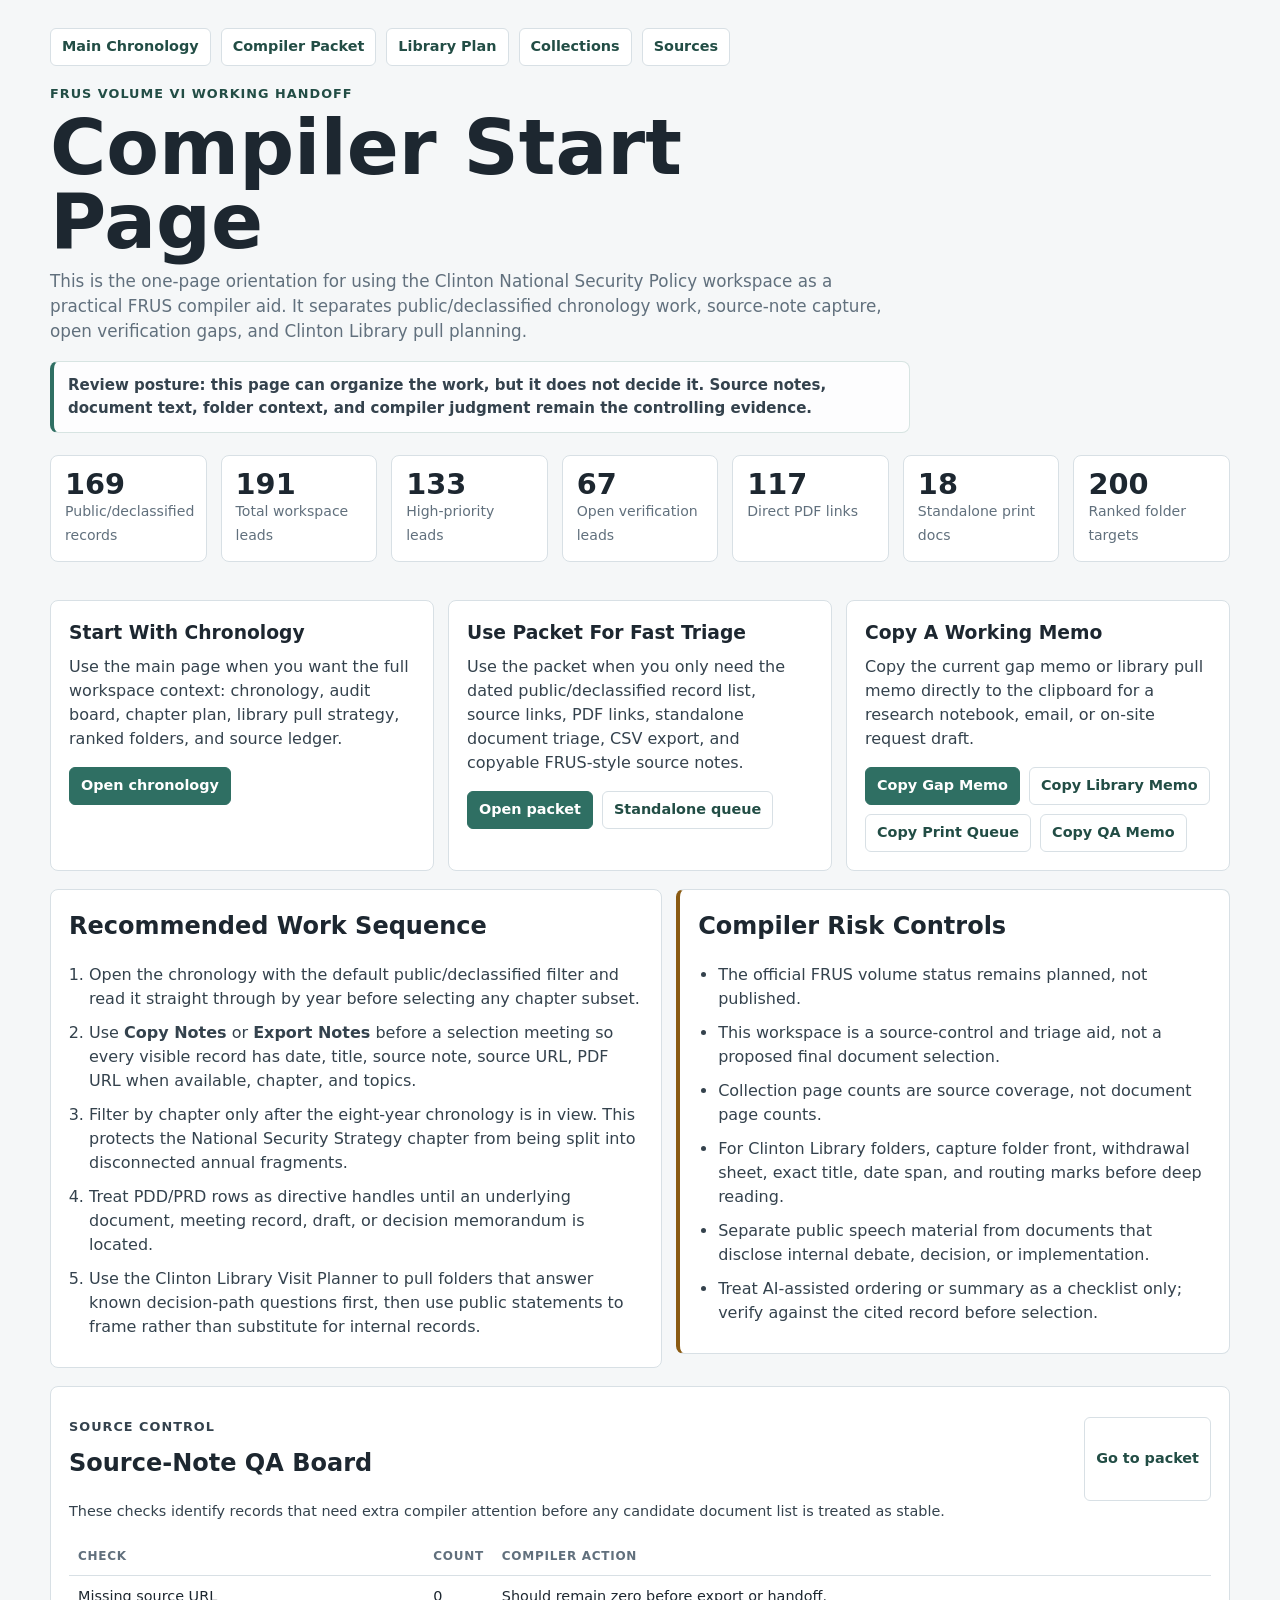
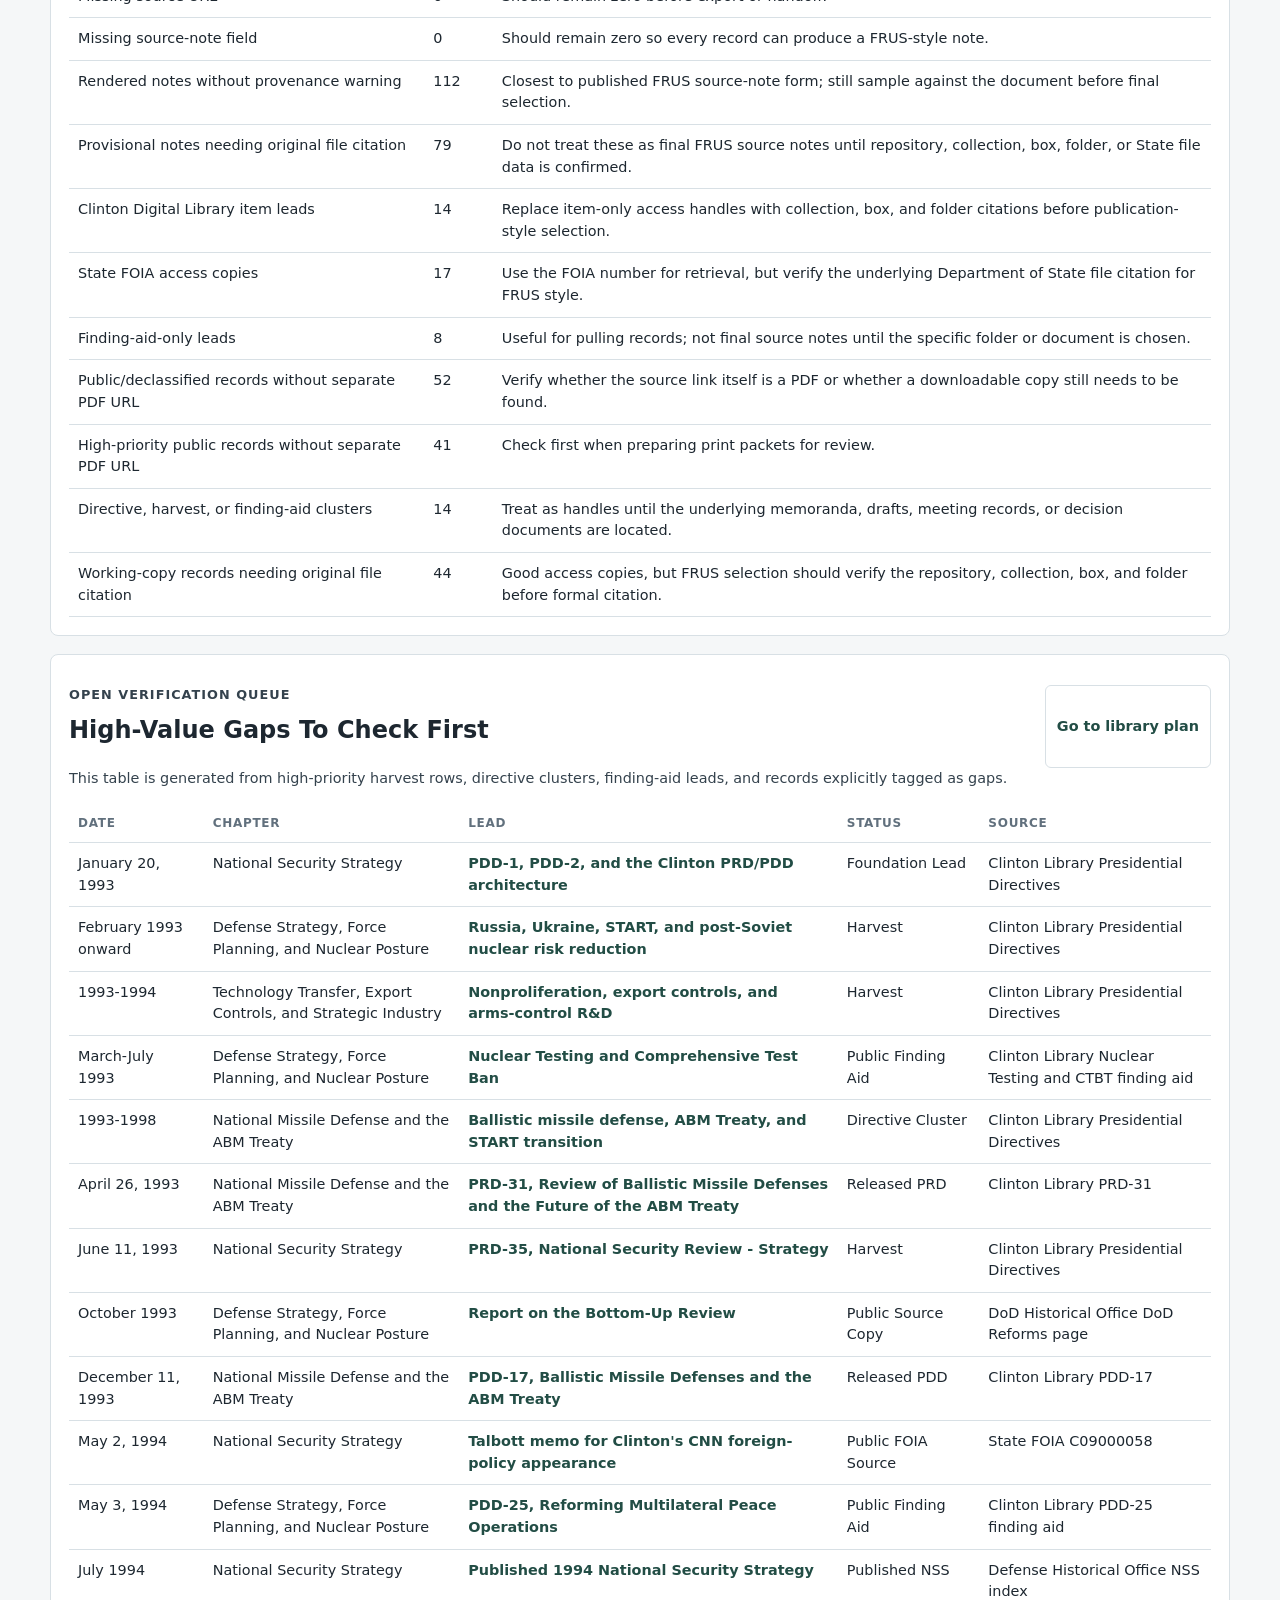
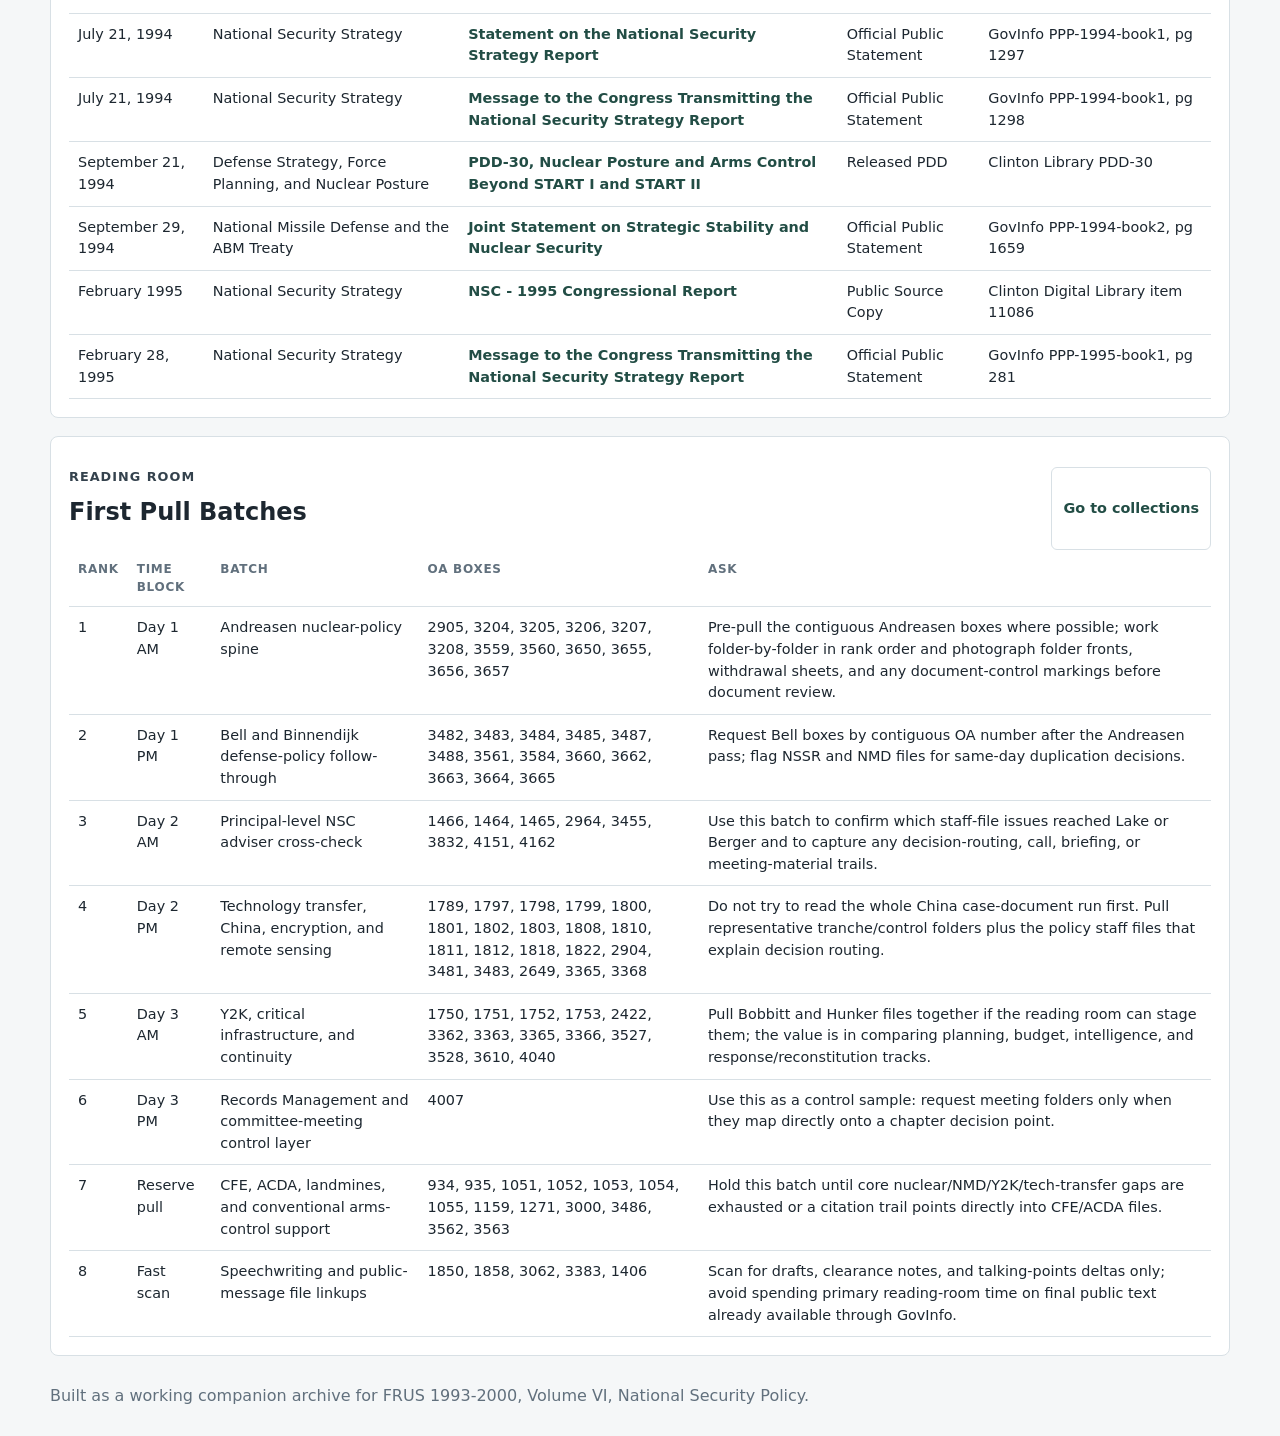
<file: compiler-handoff.html>
<!DOCTYPE html>
<html lang="en">
  <head>
    <meta charset="UTF-8" />
    <meta name="viewport" content="width=device-width, initial-scale=1.0" />
    <title>FRUS Compiler Handoff - Clinton NSP</title>
    <meta
      name="description"
      content="Compiler handoff guide for the Clinton National Security Policy FRUS workspace."
    />
    <style>
      :root {
        color-scheme: light;
        --ink: #1d2730;
        --muted: #61707d;
        --line: #d8e0e5;
        --wash: #f5f7f8;
        --accent: #2f6f63;
        --accent-dark: #224d45;
        --paper: #ffffff;
        --warn: #8a5a12;
        font-family: Inter, ui-sans-serif, system-ui, -apple-system, BlinkMacSystemFont, "Segoe UI", sans-serif;
      }

      * {
        box-sizing: border-box;
      }

      body {
        margin: 0;
        color: var(--ink);
        background: var(--wash);
        line-height: 1.5;
      }

      header,
      main {
        width: min(1180px, calc(100% - 32px));
        margin: 0 auto;
      }

      header {
        padding: 28px 0 16px;
      }

      nav {
        display: flex;
        flex-wrap: wrap;
        gap: 10px;
        margin-bottom: 18px;
      }

      nav a,
      .action-link,
      button {
        display: inline-flex;
        align-items: center;
        min-height: 38px;
        border: 1px solid var(--line);
        border-radius: 6px;
        padding: 0 11px;
        background: #fff;
        color: var(--accent-dark);
        font: inherit;
        font-size: 0.9rem;
        font-weight: 800;
        text-decoration: none;
      }

      button {
        cursor: pointer;
      }

      .primary-action {
        border-color: var(--accent);
        background: var(--accent);
        color: #fff;
      }

      .kicker {
        margin: 0 0 8px;
        color: var(--accent-dark);
        font-size: 0.8rem;
        font-weight: 800;
        letter-spacing: 0.08em;
        text-transform: uppercase;
      }

      h1 {
        max-width: 850px;
        margin: 0 0 10px;
        font-size: clamp(2.1rem, 6vw, 4.9rem);
        line-height: 0.96;
      }

      h2,
      h3,
      p {
        margin-top: 0;
      }

      .lede {
        max-width: 860px;
        color: var(--muted);
        font-size: 1.05rem;
      }

      .trust-note {
        max-width: 860px;
        margin: 14px 0 0;
        padding: 12px 14px;
        color: #34424d;
        font-size: 0.94rem;
        font-weight: 700;
        line-height: 1.52;
        background: rgba(255, 255, 255, 0.78);
        border: 1px solid rgba(47, 111, 99, 0.18);
        border-left: 4px solid var(--accent);
        border-radius: 8px;
      }

      .grid {
        display: grid;
        gap: 14px;
      }

      .metric-grid {
        grid-template-columns: repeat(auto-fit, minmax(150px, 1fr));
        margin: 22px 0;
      }

      .route-grid {
        grid-template-columns: repeat(auto-fit, minmax(240px, 1fr));
      }

      .two-column {
        grid-template-columns: minmax(0, 1.05fr) minmax(320px, 0.95fr);
        align-items: start;
      }

      .card,
      .metric,
      .panel {
        border: 1px solid var(--line);
        border-radius: 8px;
        background: var(--paper);
      }

      .metric {
        padding: 14px;
      }

      .metric strong {
        display: block;
        font-size: 1.8rem;
        line-height: 1;
      }

      .metric span {
        color: var(--muted);
        font-size: 0.88rem;
      }

      .card,
      .panel {
        padding: 18px;
      }

      .card h3 {
        margin-bottom: 8px;
      }

      .card p,
      .panel p,
      li {
        color: #34424d;
      }

      .action-row {
        display: flex;
        flex-wrap: wrap;
        gap: 9px;
        margin-top: 12px;
      }

      .sequence {
        margin: 0;
        padding-left: 20px;
      }

      .sequence li {
        margin: 0 0 10px;
      }

      .warning {
        border-left: 4px solid var(--warn);
      }

      .table-panel {
        overflow: auto;
      }

      table {
        width: 100%;
        border-collapse: collapse;
        font-size: 0.9rem;
      }

      th,
      td {
        padding: 10px 9px;
        border-bottom: 1px solid var(--line);
        text-align: left;
        vertical-align: top;
      }

      th {
        color: var(--muted);
        font-size: 0.75rem;
        letter-spacing: 0.06em;
        text-transform: uppercase;
      }

      td a {
        color: var(--accent-dark);
        font-weight: 800;
        text-decoration: none;
      }

      td a:hover {
        text-decoration: underline;
      }

      .small-note {
        color: var(--muted);
        font-size: 0.9rem;
      }

      footer {
        width: min(1180px, calc(100% - 32px));
        margin: 28px auto;
        color: var(--muted);
      }

      @media (max-width: 900px) {
        .two-column {
          grid-template-columns: 1fr;
        }
      }
    </style>
  </head>
  <body>
    <header>
      <nav aria-label="Compiler handoff navigation">
        <a href="index.html#records">Main Chronology</a>
        <a href="compiler-packet.html">Compiler Packet</a>
        <a href="index.html#library">Library Plan</a>
        <a href="index.html#collections">Collections</a>
        <a href="index.html#sources">Sources</a>
      </nav>
      <p class="kicker">FRUS Volume VI Working Handoff</p>
      <h1>Compiler Start Page</h1>
      <p class="lede">
        This is the one-page orientation for using the Clinton National Security Policy
        workspace as a practical FRUS compiler aid. It separates public/declassified
        chronology work, source-note capture, open verification gaps, and Clinton Library
        pull planning.
      </p>
      <p class="trust-note">
        Review posture: this page can organize the work, but it does not decide it.
        Source notes, document text, folder context, and compiler judgment remain the
        controlling evidence.
      </p>
      <div class="grid metric-grid" id="metrics" aria-live="polite"></div>
    </header>

    <main>
      <section class="grid route-grid" aria-label="Start routes">
        <article class="card">
          <h3>Start With Chronology</h3>
          <p>
            Use the main page when you want the full workspace context: chronology,
            audit board, chapter plan, library pull strategy, ranked folders, and source
            ledger.
          </p>
          <div class="action-row">
            <a class="action-link primary-action" href="index.html?copy=20260601#records">Open chronology</a>
          </div>
        </article>

        <article class="card">
          <h3>Use Packet For Fast Triage</h3>
          <p>
            Use the packet when you only need the dated public/declassified record list,
            source links, PDF links, standalone document triage, CSV export, and
            copyable FRUS-style source notes.
          </p>
          <div class="action-row">
            <a class="action-link primary-action" href="compiler-packet.html?copy=20260601">Open packet</a>
            <a class="action-link" href="compiler-packet.html?standalone=1&copy=20260602">Standalone queue</a>
          </div>
        </article>

        <article class="card">
          <h3>Copy A Working Memo</h3>
          <p>
            Copy the current gap memo or library pull memo directly to the clipboard for a
            research notebook, email, or on-site request draft.
          </p>
          <div class="action-row">
            <button id="copy-gap-memo" class="primary-action" type="button">Copy Gap Memo</button>
            <button id="copy-library-memo" type="button">Copy Library Memo</button>
            <button id="copy-print-memo" type="button">Copy Print Queue</button>
            <button id="copy-qa-memo" type="button">Copy QA Memo</button>
          </div>
        </article>
      </section>

      <section class="grid two-column" style="margin-top: 18px;">
        <article class="panel">
          <h2>Recommended Work Sequence</h2>
          <ol class="sequence">
            <li>
              Open the chronology with the default public/declassified filter and read it
              straight through by year before selecting any chapter subset.
            </li>
            <li>
              Use <strong>Copy Notes</strong> or <strong>Export Notes</strong> before a
              selection meeting so every visible record has date, title, source note,
              source URL, PDF URL when available, chapter, and topics.
            </li>
            <li>
              Filter by chapter only after the eight-year chronology is in view. This
              protects the National Security Strategy chapter from being split into
              disconnected annual fragments.
            </li>
            <li>
              Treat PDD/PRD rows as directive handles until an underlying document,
              meeting record, draft, or decision memorandum is located.
            </li>
            <li>
              Use the Clinton Library Visit Planner to pull folders that answer known
              decision-path questions first, then use public statements to frame rather
              than substitute for internal records.
            </li>
          </ol>
        </article>

        <article class="panel warning">
          <h2>Compiler Risk Controls</h2>
          <ul class="sequence">
            <li>The official FRUS volume status remains planned, not published.</li>
            <li>This workspace is a source-control and triage aid, not a proposed final document selection.</li>
            <li>Collection page counts are source coverage, not document page counts.</li>
            <li>For Clinton Library folders, capture folder front, withdrawal sheet, exact title, date span, and routing marks before deep reading.</li>
            <li>Separate public speech material from documents that disclose internal debate, decision, or implementation.</li>
            <li>Treat AI-assisted ordering or summary as a checklist only; verify against the cited record before selection.</li>
          </ul>
        </article>
      </section>

      <section class="panel table-panel" style="margin-top: 18px;" aria-labelledby="qa-title">
        <div class="action-row" style="justify-content: space-between;">
          <div>
            <p class="kicker">Source Control</p>
            <h2 id="qa-title">Source-Note QA Board</h2>
          </div>
          <a class="action-link" href="compiler-packet.html?copy=20260601">Go to packet</a>
        </div>
        <p class="small-note">
          These checks identify records that need extra compiler attention before any
          candidate document list is treated as stable.
        </p>
        <table>
          <thead>
            <tr>
              <th>Check</th>
              <th>Count</th>
              <th>Compiler Action</th>
            </tr>
          </thead>
          <tbody id="qa-table"></tbody>
        </table>
      </section>

      <section class="panel table-panel" style="margin-top: 18px;" aria-labelledby="gap-title">
        <div class="action-row" style="justify-content: space-between;">
          <div>
            <p class="kicker">Open Verification Queue</p>
            <h2 id="gap-title">High-Value Gaps To Check First</h2>
          </div>
          <a class="action-link" href="index.html?copy=20260601#library">Go to library plan</a>
        </div>
        <p class="small-note">
          This table is generated from high-priority harvest rows, directive clusters,
          finding-aid leads, and records explicitly tagged as gaps.
        </p>
        <table>
          <thead>
            <tr>
              <th>Date</th>
              <th>Chapter</th>
              <th>Lead</th>
              <th>Status</th>
              <th>Source</th>
            </tr>
          </thead>
          <tbody id="gap-table"></tbody>
        </table>
      </section>

      <section class="panel table-panel" style="margin-top: 18px;" aria-labelledby="pull-title">
        <div class="action-row" style="justify-content: space-between;">
          <div>
            <p class="kicker">Reading Room</p>
            <h2 id="pull-title">First Pull Batches</h2>
          </div>
          <a class="action-link" href="index.html?copy=20260601#collections">Go to collections</a>
        </div>
        <table>
          <thead>
            <tr>
              <th>Rank</th>
              <th>Time Block</th>
              <th>Batch</th>
              <th>OA Boxes</th>
              <th>Ask</th>
            </tr>
          </thead>
          <tbody id="pull-table"></tbody>
        </table>
      </section>
    </main>

    <footer>
      <p>
        Built as a working companion archive for FRUS 1993-2000, Volume VI,
        National Security Policy.
      </p>
    </footer>

    <script src="data/records.js?v=20260602-print-queue"></script>
    <script src="data/print-queue-overrides.js?v=20260602-print-queue"></script>
    <script src="data/collections.js?v=20260524-library-plan"></script>
    <script>
      const chapters = window.NSP_CHAPTERS || [];
      const records = window.NSP_RECORDS || [];
      const collections = window.NSP_COLLECTIONS || [];
      const readingRoomBatches = window.NSP_READING_ROOM_BATCHES || [];
      const chapterById = new Map(chapters.map((chapter) => [chapter.id, chapter]));
      const formatter = new Intl.NumberFormat("en-US");
      const declassifiedStatuses = new Set([
        "Declassified Drive Source",
        "Digitized Source",
        "Official Public Statement",
        "Public FOIA Source",
        "Public Source Copy",
        "Published NSS",
        "Released PDD",
        "Released PRD"
      ]);

      function chapterLabel(id) {
        return chapterById.get(id)?.title || "Unmapped chapter";
      }

      function isDeclassified(record) {
        return declassifiedStatuses.has(record.status);
      }

      function sortChronologically(a, b) {
        return a.date.localeCompare(b.date) || chapterLabel(a.chapterId).localeCompare(chapterLabel(b.chapterId));
      }

      function isGapLead(record) {
        const text = JSON.stringify(record).toLowerCase();
        return (
          record.priority === "High" &&
          (/harvest|directive cluster|finding aid|gap|draft|collection/.test(text) || !isDeclassified(record))
        );
      }

      function sourceBookLabel(value) {
        return { 1: "I", 2: "II", 3: "III" }[value] || value;
      }

      function workingCopyIdentifier(sourceName) {
        return sourceName
          .replace(/^Google Drive PDF /, "")
          .replace(/^Google Drive /, "")
          .trim();
      }

      function declassifiedWorkingCopyCitation(record, sourceName) {
        const identifier = workingCopyIdentifier(sourceName);
        const handle = identifier ? `, declassified working copy ${identifier}` : ", declassified working copy";
        const text = `${record.title || ""} ${record.type || ""} ${record.sourceNote || ""}`.toLowerCase();

        if (/cable|moscow \d+/.test(text)) {
          return `Department of State, electronic telegram${identifier ? ` ${identifier}` : ""}; central file citation to be verified`;
        }
        if (/cohen|secdef|secretary of defense|bmdo/.test(text)) {
          return `Office of the Secretary of Defense, Secretary of Defense William S. Cohen files${handle}; box and folder citation to be verified`;
        }
        if (/white house|national security council|nsc|lake|berger|gore|chernomyrdin|pdd|prd|jdec|start|abm|nmd|strategic stability/.test(text)) {
          return `William J. Clinton Presidential Library, National Security Council records${handle}; collection, box, and folder citation to be verified`;
        }
        if (/dod|defense|qdr|military|nuclear|tricare|c3isr|homeland|year 2000|y2k/.test(text)) {
          return `Department of Defense records${handle}; repository, box, and folder citation to be verified`;
        }
        return `Declassified working copy${identifier ? ` ${identifier}` : ""}; original repository, box, and folder citation to be verified`;
      }

      function sourceCitation(record) {
        const sourceName = String(record.sourceName || "Source unidentified").trim().replace(/\.$/, "");
        const clintonDirective = sourceName.match(/^Clinton Library ((?:PDD|PRD)-\d+)$/);
        const clintonFindingAid = sourceName.match(/^Clinton Library (.+) finding aid$/);
        const clintonDigitalItem = sourceName.match(/^Clinton Digital Library item ([\w-]+)$/);
        const stateFoia = sourceName.match(/^State FOIA (.+)$/);
        const publicPapers = sourceName.match(/^GovInfo PPP-(\d{4})-book(\d), pg (.+)$/);
        const gaoReport = sourceName.match(/^GovInfo GAO\/(.+)$/);
        const federalRegister = sourceName.match(/^GovInfo Federal Register (.+)$/);
        const federalRegisterPdf = sourceName.match(/^GovInfo Federal Register PDF (.+)$/);
        const executiveOrder = sourceName.match(/^GovInfo EO (.+)$/);
        const dtic = sourceName.match(/^DTIC public technical report (.+)$/);
        const congress = sourceName.match(/^Congress\.gov Senate event (.+)$/);
        const omb = sourceName.match(/^Archived OMB Memorandum (.+)$/);
        const archivedWhiteHouse = sourceName.match(/^Archived Clinton White House (.+)$/);

        if (sourceName.startsWith("Google Drive")) return declassifiedWorkingCopyCitation(record, sourceName);
        if (sourceName.startsWith("Clinton Presidential Library, ")) {
          return sourceName.replace(/^Clinton Presidential Library, /, "William J. Clinton Presidential Library, ");
        }
        if (sourceName === "Clinton Library Presidential Directives") {
          return "William J. Clinton Presidential Library, Presidential Directives";
        }
        if (clintonDirective) return `William J. Clinton Presidential Library, Presidential Directives, ${clintonDirective[1]}`;
        if (clintonFindingAid) {
          return `William J. Clinton Presidential Library, ${clintonFindingAid[1]} finding aid; underlying folder or document citation to be verified`;
        }
        if (clintonDigitalItem) {
          return `William J. Clinton Presidential Library, Clinton Digital Library, item ${clintonDigitalItem[1]}; collection, box, and folder citation to be verified`;
        }
        if (sourceName === "2013-0185-M NSC folder-title list") {
          return "William J. Clinton Presidential Library, National Security Council Records, 2013-0185-M folder-title list";
        }
        if (sourceName === "Defense Historical Office NSS index") {
          return "Office of the Secretary of Defense Historical Office, National Security Strategy archive";
        }
        if (/^(?:Defense|DoD) Historical Office /.test(sourceName)) {
          return sourceName.replace(/^(?:Defense|DoD) Historical Office /, "Office of the Secretary of Defense Historical Office, ");
        }
        if (stateFoia) return `Department of State, FOIA Virtual Reading Room, document ${stateFoia[1]}; original file citation to be verified`;
        if (publicPapers) return `Public Papers: Clinton, ${publicPapers[1]}, Book ${sourceBookLabel(publicPapers[2])}, p. ${publicPapers[3]}`;
        if (gaoReport) return `U.S. General Accounting Office, ${gaoReport[1]}`;
        if (federalRegisterPdf) return `Federal Register, ${federalRegisterPdf[1]}`;
        if (federalRegister) return `Federal Register, ${federalRegister[1]}`;
        if (executiveOrder) return `Federal Register, Executive Order ${executiveOrder[1]}`;
        if (sourceName === "Federal Depository Library Program PURL") return "Federal Depository Library Program, PURL";
        if (dtic) return `Defense Technical Information Center, ${dtic[1]}`;
        if (congress) return `Congress.gov, Senate event ${congress[1]}`;
        if (omb) return `Office of Management and Budget, Memorandum ${omb[1]} (archived copy)`;
        if (archivedWhiteHouse) return `White House, ${archivedWhiteHouse[1]} (archived copy)`;
        return sourceName.replace(/^GovInfo (.+)$/, "GovInfo, $1");
      }

      function sourceDetail(record) {
        return String(record.sourceNote || "")
          .trim()
          .replace(/^Drive search (?:hit|result)(?: from [^.]+)? for [^.]+\. ?/, "")
          .replace(/^Drive search (?:hit|result)(?: from [^.]+)?\. ?/, "");
      }

      function sourceNote(record) {
        const note = sourceDetail(record);
        if (/^Source:/.test(note)) return note;
        const citation = sourceCitation(record);
        return note ? `Source: ${citation}. ${note}` : `Source: ${citation}.`;
      }

      function renderMetrics() {
        const publicRecords = records.filter(isDeclassified);
        const high = records.filter((record) => record.priority === "High");
        const gaps = records.filter(isGapLead);
        const directPdfs = publicRecords.filter((record) => record.pdfUrl);
        const standaloneDocs = records.filter((record) => record.standaloneDocument);
        const cards = [
          ["Public/declassified records", publicRecords.length],
          ["Total workspace leads", records.length],
          ["High-priority leads", high.length],
          ["Open verification leads", gaps.length],
          ["Direct PDF links", directPdfs.length],
          ["Standalone print docs", standaloneDocs.length],
          ["Ranked folder targets", collections.length]
        ];
        document.getElementById("metrics").replaceChildren(
          ...cards.map(([label, value]) => {
            const card = document.createElement("article");
            card.className = "metric";
            const stat = document.createElement("strong");
            stat.textContent = formatter.format(value);
            const text = document.createElement("span");
            text.textContent = label;
            card.append(stat, text);
            return card;
          })
        );
      }

      function renderGapTable() {
        const rows = records.filter(isGapLead).sort(sortChronologically).slice(0, 18);
        document.getElementById("gap-table").replaceChildren(
          ...rows.map((record) => {
            const row = document.createElement("tr");
            row.innerHTML = `
              <td>${record.dateLabel || record.date}</td>
              <td>${chapterLabel(record.chapterId)}</td>
              <td><a href="${record.sourceUrl}" rel="noreferrer">${record.title}</a></td>
              <td>${record.status || ""}</td>
              <td>${record.sourceName || ""}</td>
            `;
            return row;
          })
        );
      }

      function renderPullTable() {
        document.getElementById("pull-table").replaceChildren(
          ...readingRoomBatches.slice(0, 8).map((batch) => {
            const row = document.createElement("tr");
            row.innerHTML = `
              <td>${batch.rank}</td>
              <td>${batch.timeBlock}</td>
              <td>${batch.title}</td>
              <td>${(batch.boxes || []).join(", ")}</td>
              <td>${batch.readingRoomAsk}</td>
            `;
            return row;
          })
        );
      }

      function qaRows() {
        const publicRecords = records.filter(isDeclassified);
        const noSourceUrl = records.filter((record) => !record.sourceUrl);
        const noSourceNote = records.filter((record) => !record.sourceNote);
        const renderedSourceNotes = records.map(sourceNote);
        const provisionalSourceNotes = renderedSourceNotes.filter((note) => /citation to be verified/.test(note));
        const digitalLibraryItems = records.filter((record) => /^Clinton Digital Library item/.test(record.sourceName || ""));
        const stateFoiaCopies = records.filter((record) => /^State FOIA /.test(record.sourceName || ""));
        const findingAidLeads = records.filter(
          (record) => /finding aid/i.test(record.sourceName || "") || /Finding Aid/.test(record.status || "")
        );
        const publicNoPdf = publicRecords.filter((record) => !record.pdfUrl);
        const highPublicNoPdf = publicNoPdf.filter((record) => record.priority === "High");
        const directiveHarvest = records.filter(
          (record) => (record.directives || []).length && /Directive Cluster|Harvest|Finding Aid/.test(record.status || "")
        );
        const workingCopy = records.filter((record) => /Google Drive/.test(record.sourceName || ""));
        return [
          {
            label: "Missing source URL",
            count: noSourceUrl.length,
            action: "Should remain zero before export or handoff."
          },
          {
            label: "Missing source-note field",
            count: noSourceNote.length,
            action: "Should remain zero so every record can produce a FRUS-style note."
          },
          {
            label: "Rendered notes without provenance warning",
            count: renderedSourceNotes.length - provisionalSourceNotes.length,
            action: "Closest to published FRUS source-note form; still sample against the document before final selection."
          },
          {
            label: "Provisional notes needing original file citation",
            count: provisionalSourceNotes.length,
            action: "Do not treat these as final FRUS source notes until repository, collection, box, folder, or State file data is confirmed."
          },
          {
            label: "Clinton Digital Library item leads",
            count: digitalLibraryItems.length,
            action: "Replace item-only access handles with collection, box, and folder citations before publication-style selection."
          },
          {
            label: "State FOIA access copies",
            count: stateFoiaCopies.length,
            action: "Use the FOIA number for retrieval, but verify the underlying Department of State file citation for FRUS style."
          },
          {
            label: "Finding-aid-only leads",
            count: findingAidLeads.length,
            action: "Useful for pulling records; not final source notes until the specific folder or document is chosen."
          },
          {
            label: "Public/declassified records without separate PDF URL",
            count: publicNoPdf.length,
            action: "Verify whether the source link itself is a PDF or whether a downloadable copy still needs to be found."
          },
          {
            label: "High-priority public records without separate PDF URL",
            count: highPublicNoPdf.length,
            action: "Check first when preparing print packets for review."
          },
          {
            label: "Directive, harvest, or finding-aid clusters",
            count: directiveHarvest.length,
            action: "Treat as handles until the underlying memoranda, drafts, meeting records, or decision documents are located."
          },
          {
            label: "Working-copy records needing original file citation",
            count: workingCopy.length,
            action: "Good access copies, but FRUS selection should verify the repository, collection, box, and folder before formal citation."
          }
        ];
      }

      function renderQaTable() {
        document.getElementById("qa-table").replaceChildren(
          ...qaRows().map((item) => {
            const row = document.createElement("tr");
            row.innerHTML = `
              <td>${item.label}</td>
              <td>${item.count}</td>
              <td>${item.action}</td>
            `;
            return row;
          })
        );
      }

      function gapMemo() {
        const rows = records.filter(isGapLead).sort(sortChronologically).slice(0, 18);
        return [
          "FRUS 1993-2000, Volume VI - Compiler Gap Memo",
          "",
          `Public/declassified records: ${records.filter(isDeclassified).length}`,
          `Total workspace leads: ${records.length}`,
          `High-priority leads: ${records.filter((record) => record.priority === "High").length}`,
          `Open verification leads: ${records.filter(isGapLead).length}`,
          "",
          "First checks:",
          ...rows.map(
            (record, index) =>
              `${index + 1}. ${record.dateLabel || record.date} - ${record.title}\n   Chapter: ${chapterLabel(
                record.chapterId
              )}\n   Status: ${record.status}\n   ${sourceNote(record)}\n   Source URL: ${record.sourceUrl}`
          )
        ].join("\n");
      }

      function libraryMemo() {
        return [
          "FRUS 1993-2000, Volume VI - Clinton Library Pull Memo",
          "",
          "Operating rule: pull contiguous OA-box batches that map to chapter gaps, then use adviser and Records Management files as control layers.",
          "",
          ...readingRoomBatches.slice(0, 8).map(
            (batch) =>
              `Pull ${batch.rank}: ${batch.title}\n   Time block: ${batch.timeBlock}\n   Finding aid locator: ${batch.findingAidLocator}\n   OA boxes: ${(batch.boxes || []).join(", ")}\n   Office/staff: ${batch.officeStaff}\n   Ask: ${batch.readingRoomAsk}\n   First questions: ${(batch.firstQuestions || []).join(" | ")}`
          )
        ].join("\n\n");
      }

      function printQueueMemo() {
        const rows = records.filter((record) => record.standaloneDocument).sort(sortChronologically);
        return [
          "FRUS 1993-2000, Volume VI - Standalone Print Queue",
          "",
          `Standalone print candidates: ${rows.length}`,
          "Use: source copies that can be reviewed as individual documents before deeper folder pulling.",
          "",
          ...rows.map(
            (record, index) =>
              `${index + 1}. ${record.dateLabel || record.date} - ${record.title}\n   Chapter: ${chapterLabel(
                record.chapterId
              )}\n   Priority: ${record.priority}\n   Status: ${record.status}\n   ${sourceNote(record)}\n   Source URL: ${
                record.sourceUrl
              }${record.pdfUrl ? `\n   PDF URL: ${record.pdfUrl}` : ""}`
          )
        ].join("\n\n");
      }

      function qaMemo() {
        return [
          "FRUS 1993-2000, Volume VI - Source-Note QA Memo",
          "",
          ...qaRows().map((item) => `${item.label}: ${item.count}\n   Action: ${item.action}`)
        ].join("\n\n");
      }

      async function copyText(text) {
        if (navigator.clipboard?.writeText) {
          try {
            await Promise.race([
              navigator.clipboard.writeText(text),
              new Promise((_, reject) => window.setTimeout(() => reject(new Error("Clipboard timeout")), 800))
            ]);
            return true;
          } catch {
            // Fall through to the textarea copy path.
          }
        }
        const area = document.createElement("textarea");
        area.value = text;
        area.setAttribute("readonly", "");
        area.style.position = "fixed";
        area.style.top = "-1000px";
        document.body.append(area);
        area.select();
        let copied = false;
        try {
          copied = document.execCommand("copy");
        } catch {
          copied = false;
        }
        area.remove();
        return copied;
      }

      async function copyMemo(button, text) {
        const original = button.textContent;
        button.textContent = "Copying";
        if (await copyText(text)) {
          button.textContent = "Copied";
        } else {
          button.textContent = "Copy Failed";
        }
        window.setTimeout(() => {
          button.textContent = original;
        }, 1500);
      }

      document.getElementById("copy-gap-memo").addEventListener("click", (event) => {
        copyMemo(event.currentTarget, gapMemo());
      });
      document.getElementById("copy-library-memo").addEventListener("click", (event) => {
        copyMemo(event.currentTarget, libraryMemo());
      });
      document.getElementById("copy-print-memo").addEventListener("click", (event) => {
        copyMemo(event.currentTarget, printQueueMemo());
      });
      document.getElementById("copy-qa-memo").addEventListener("click", (event) => {
        copyMemo(event.currentTarget, qaMemo());
      });

      renderMetrics();
      renderQaTable();
      renderGapTable();
      renderPullTable();
    </script>
  </body>
</html>
</file>
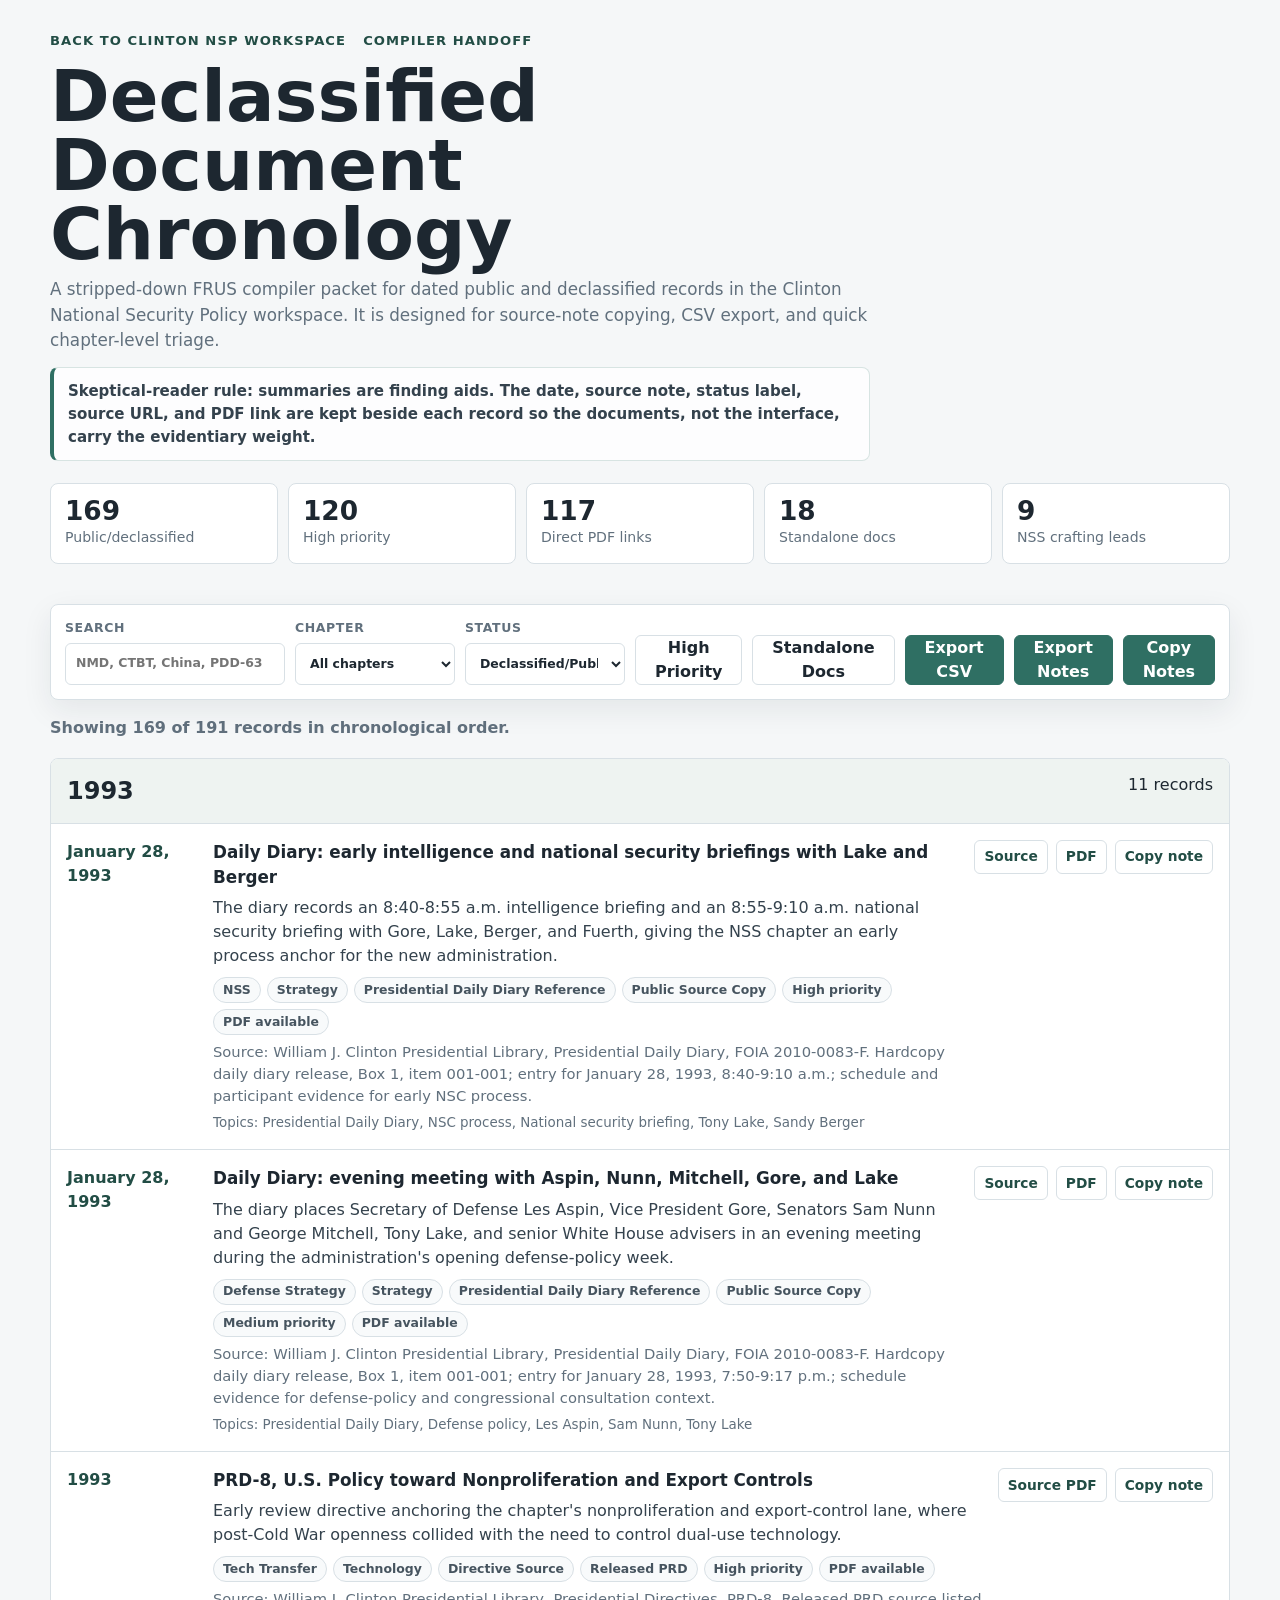
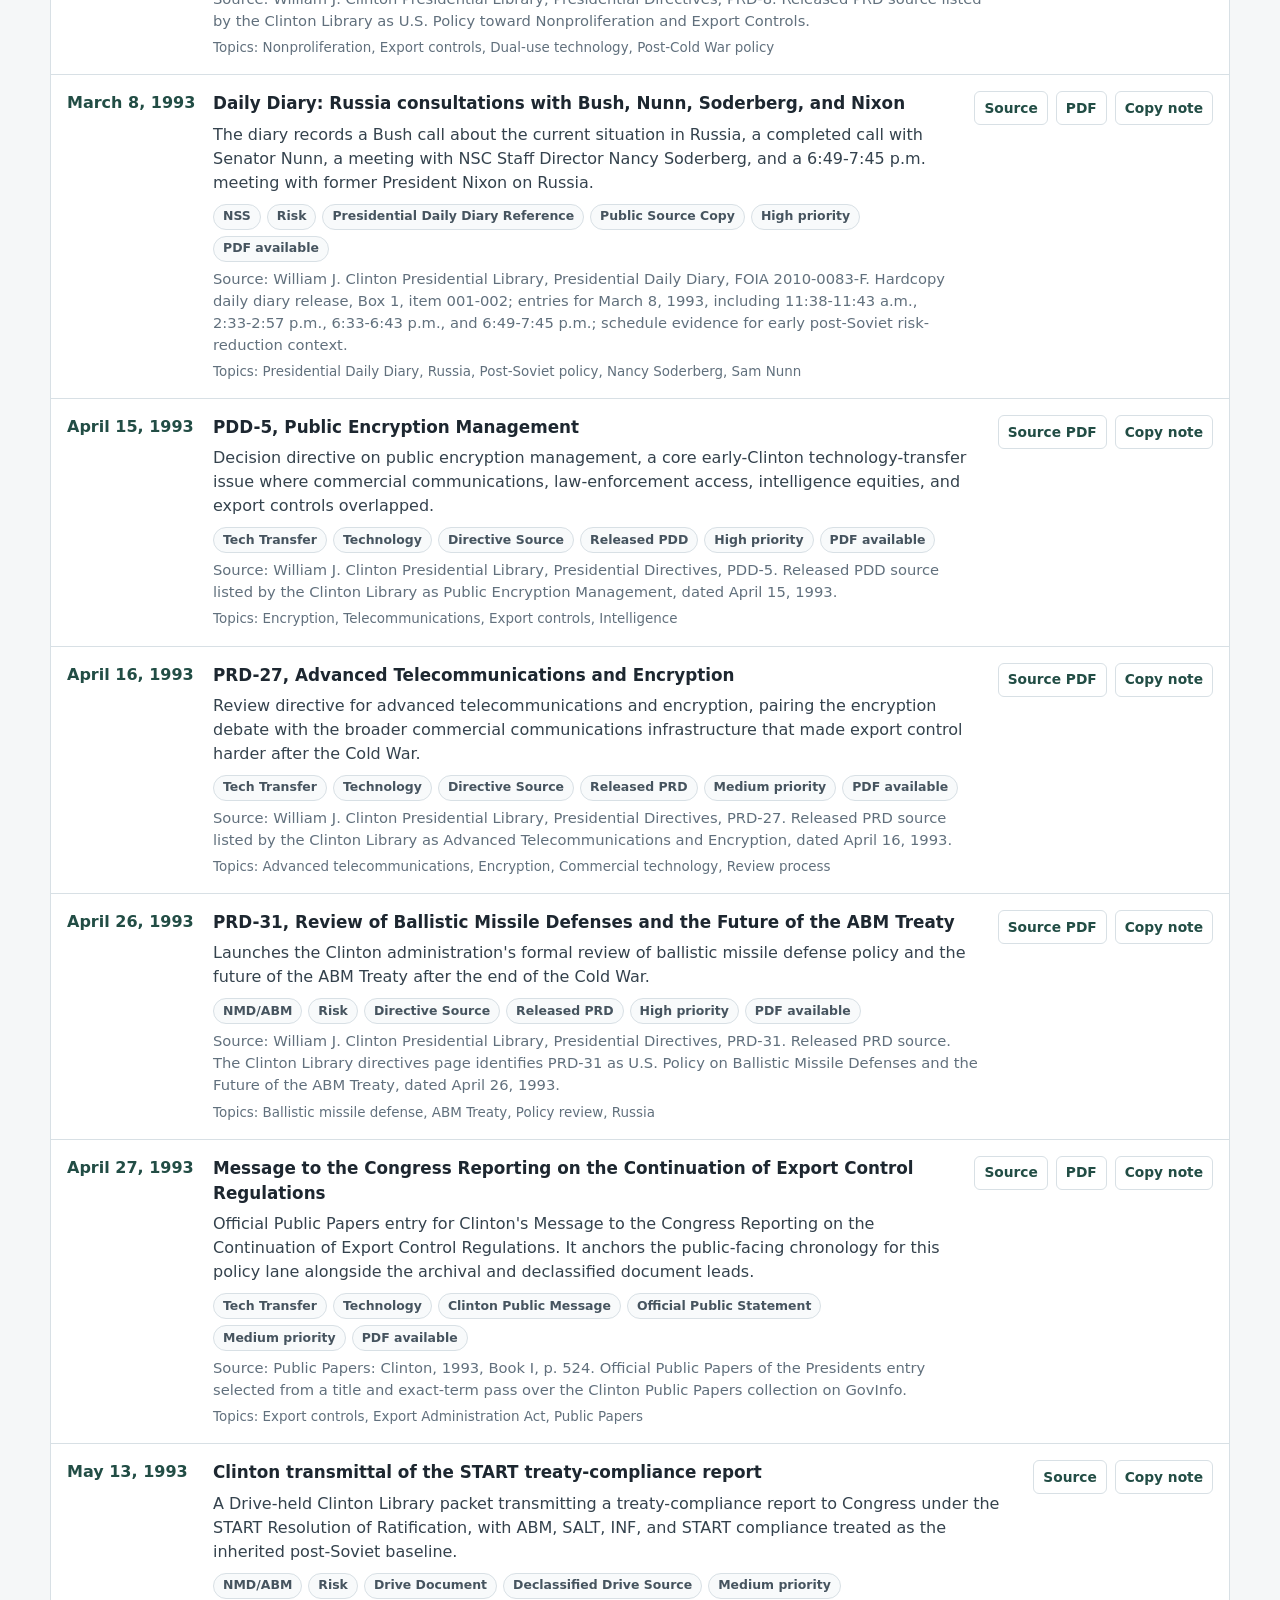
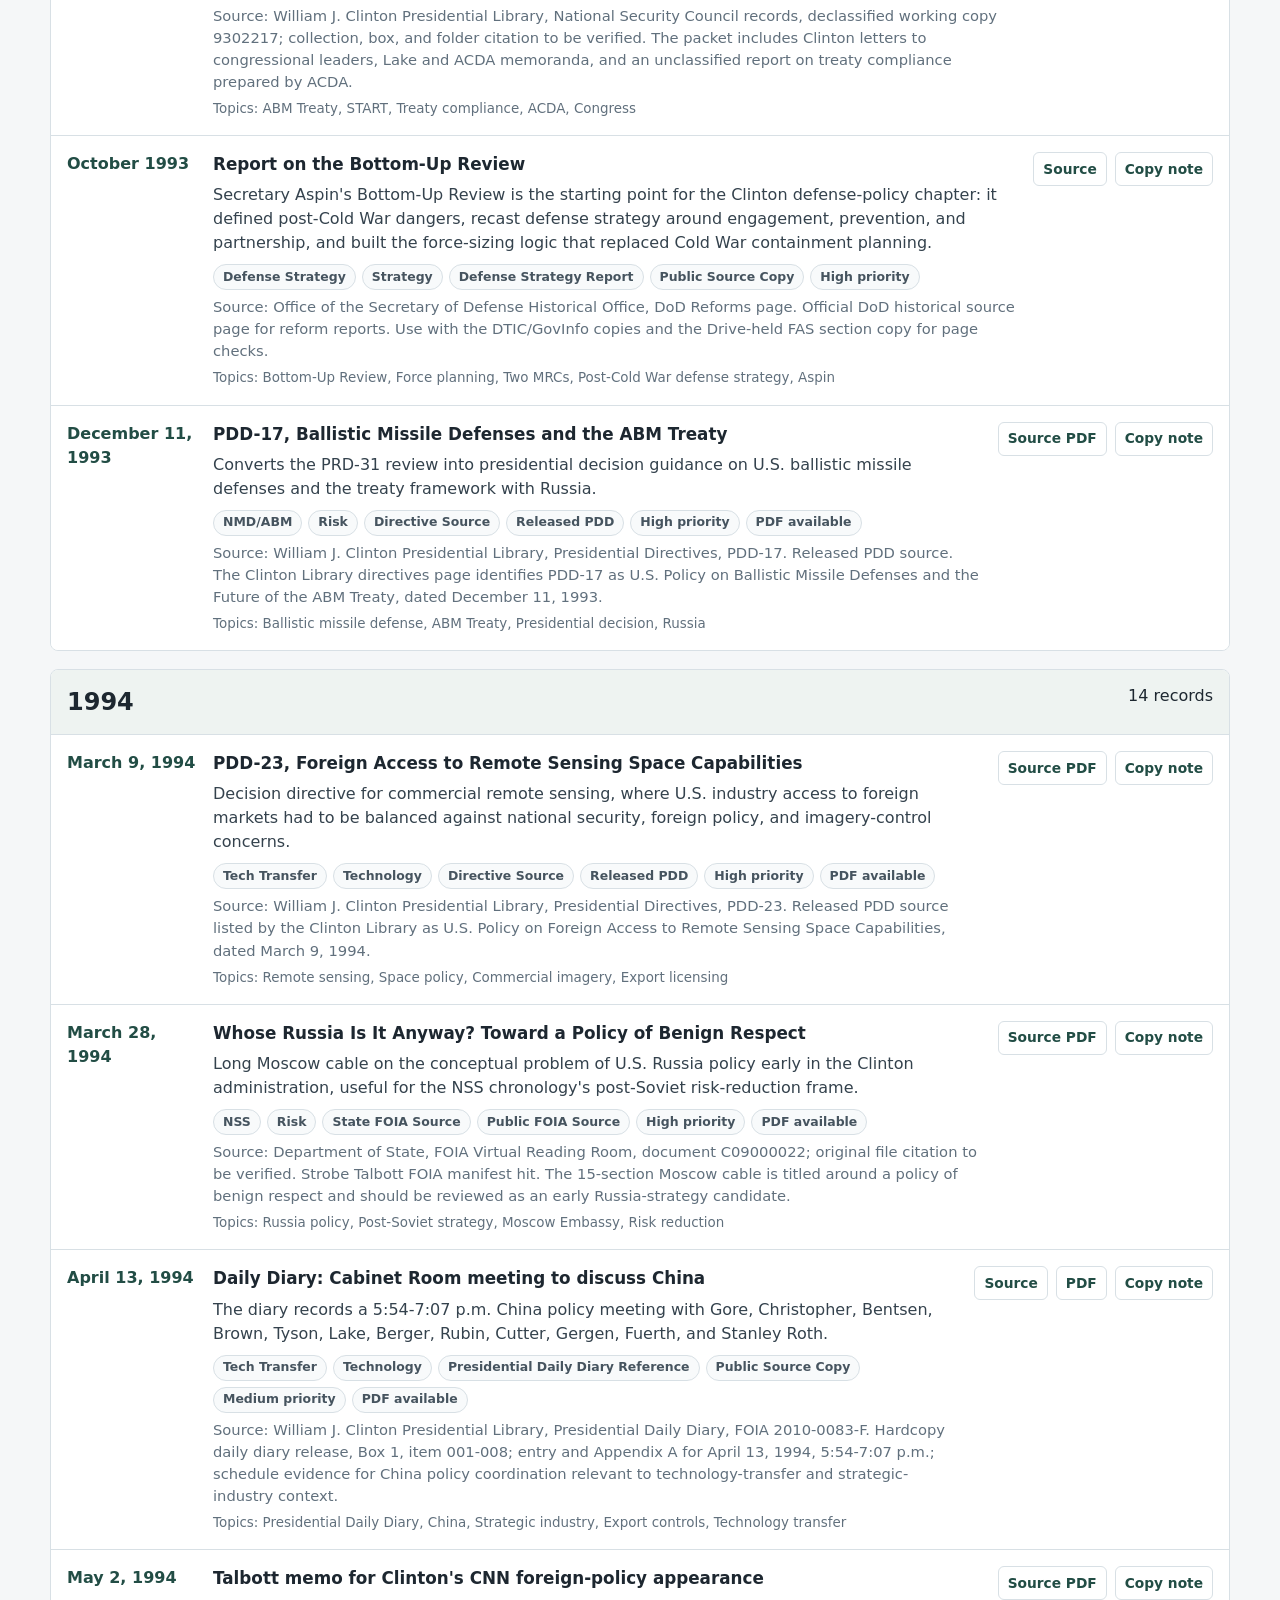
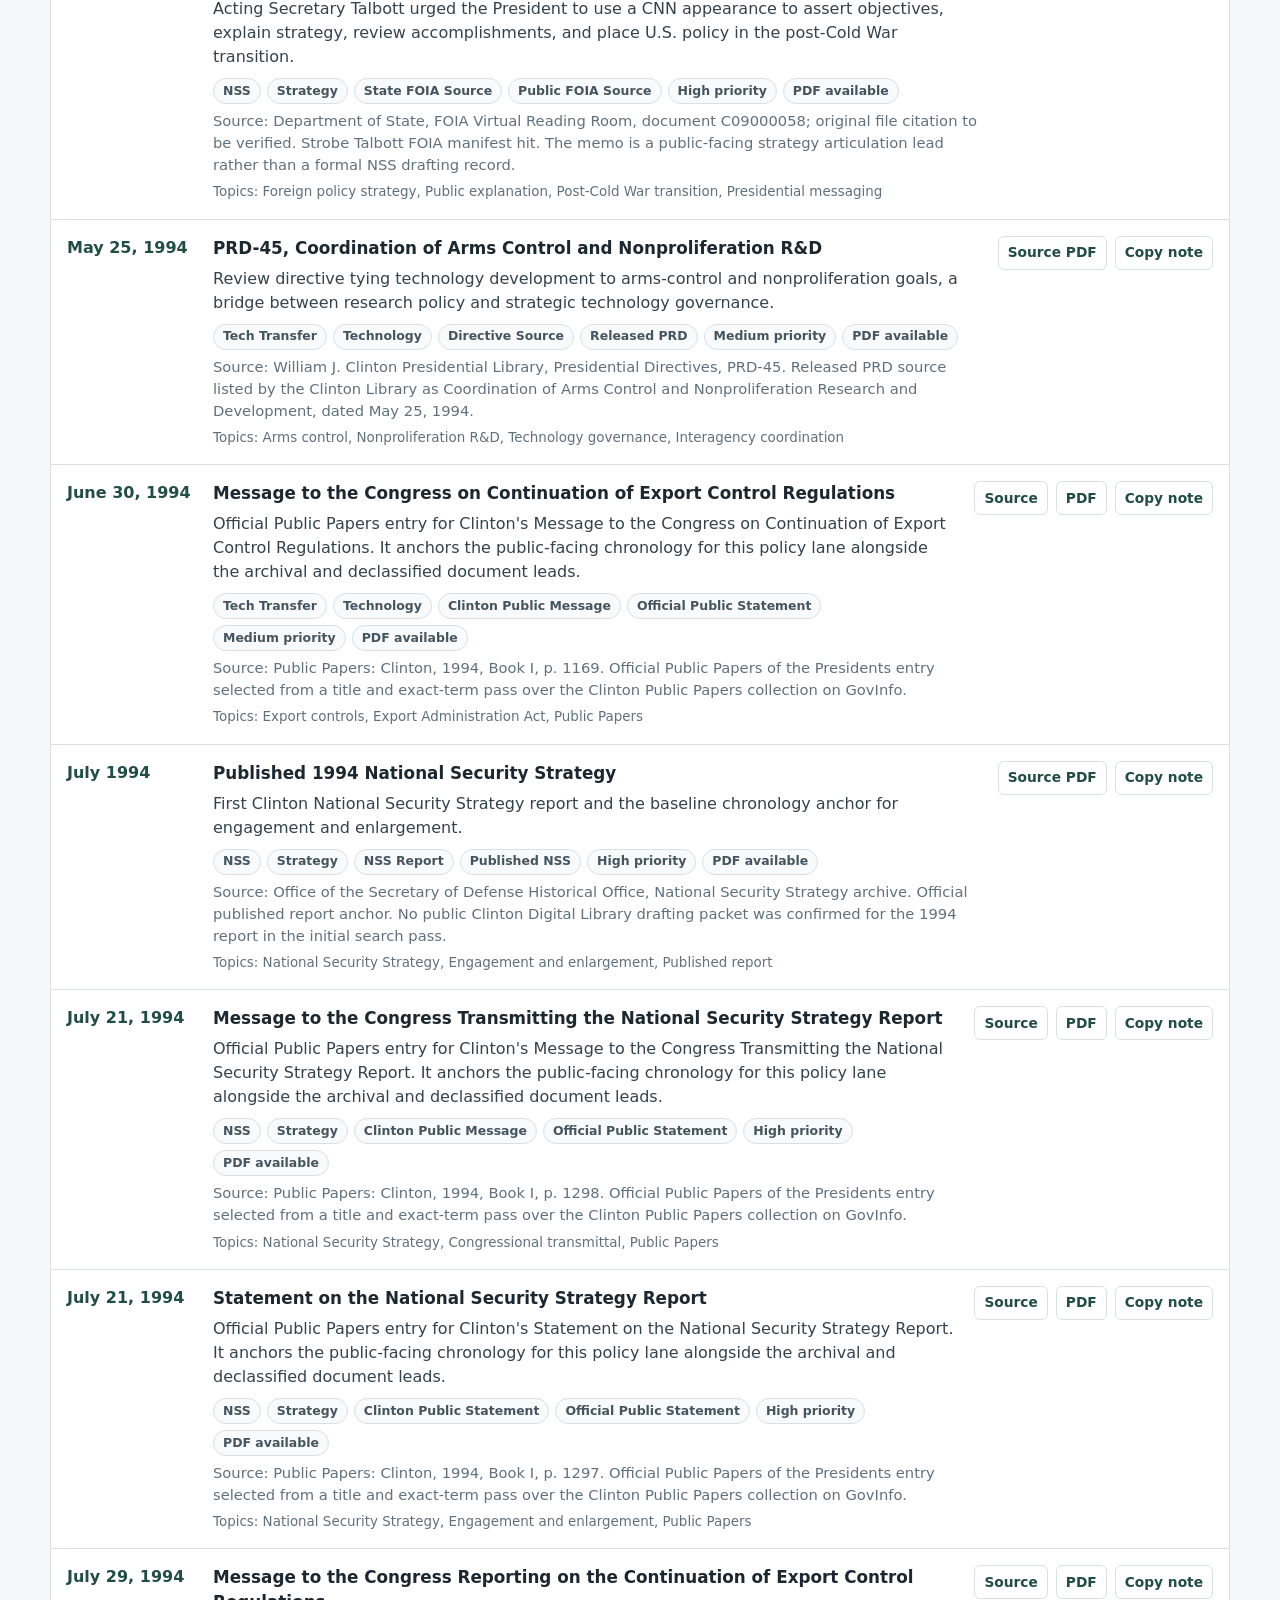
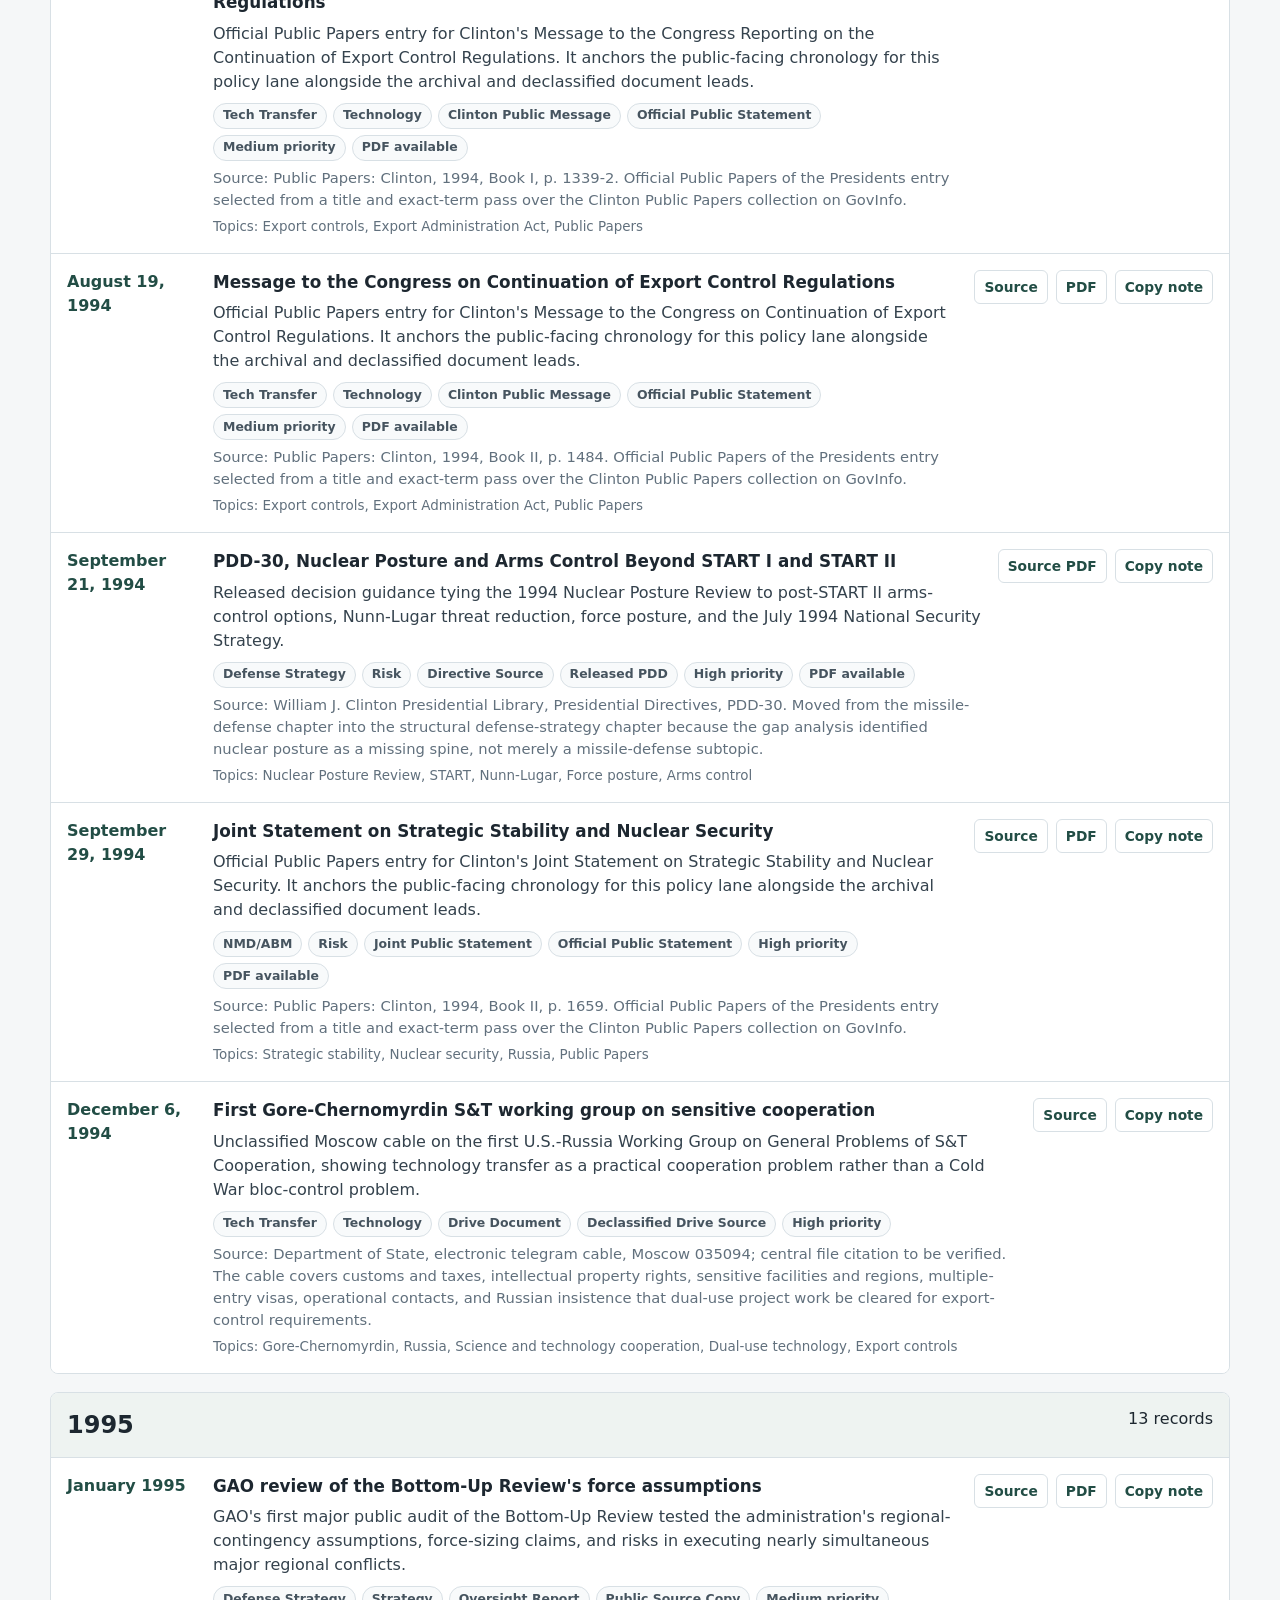
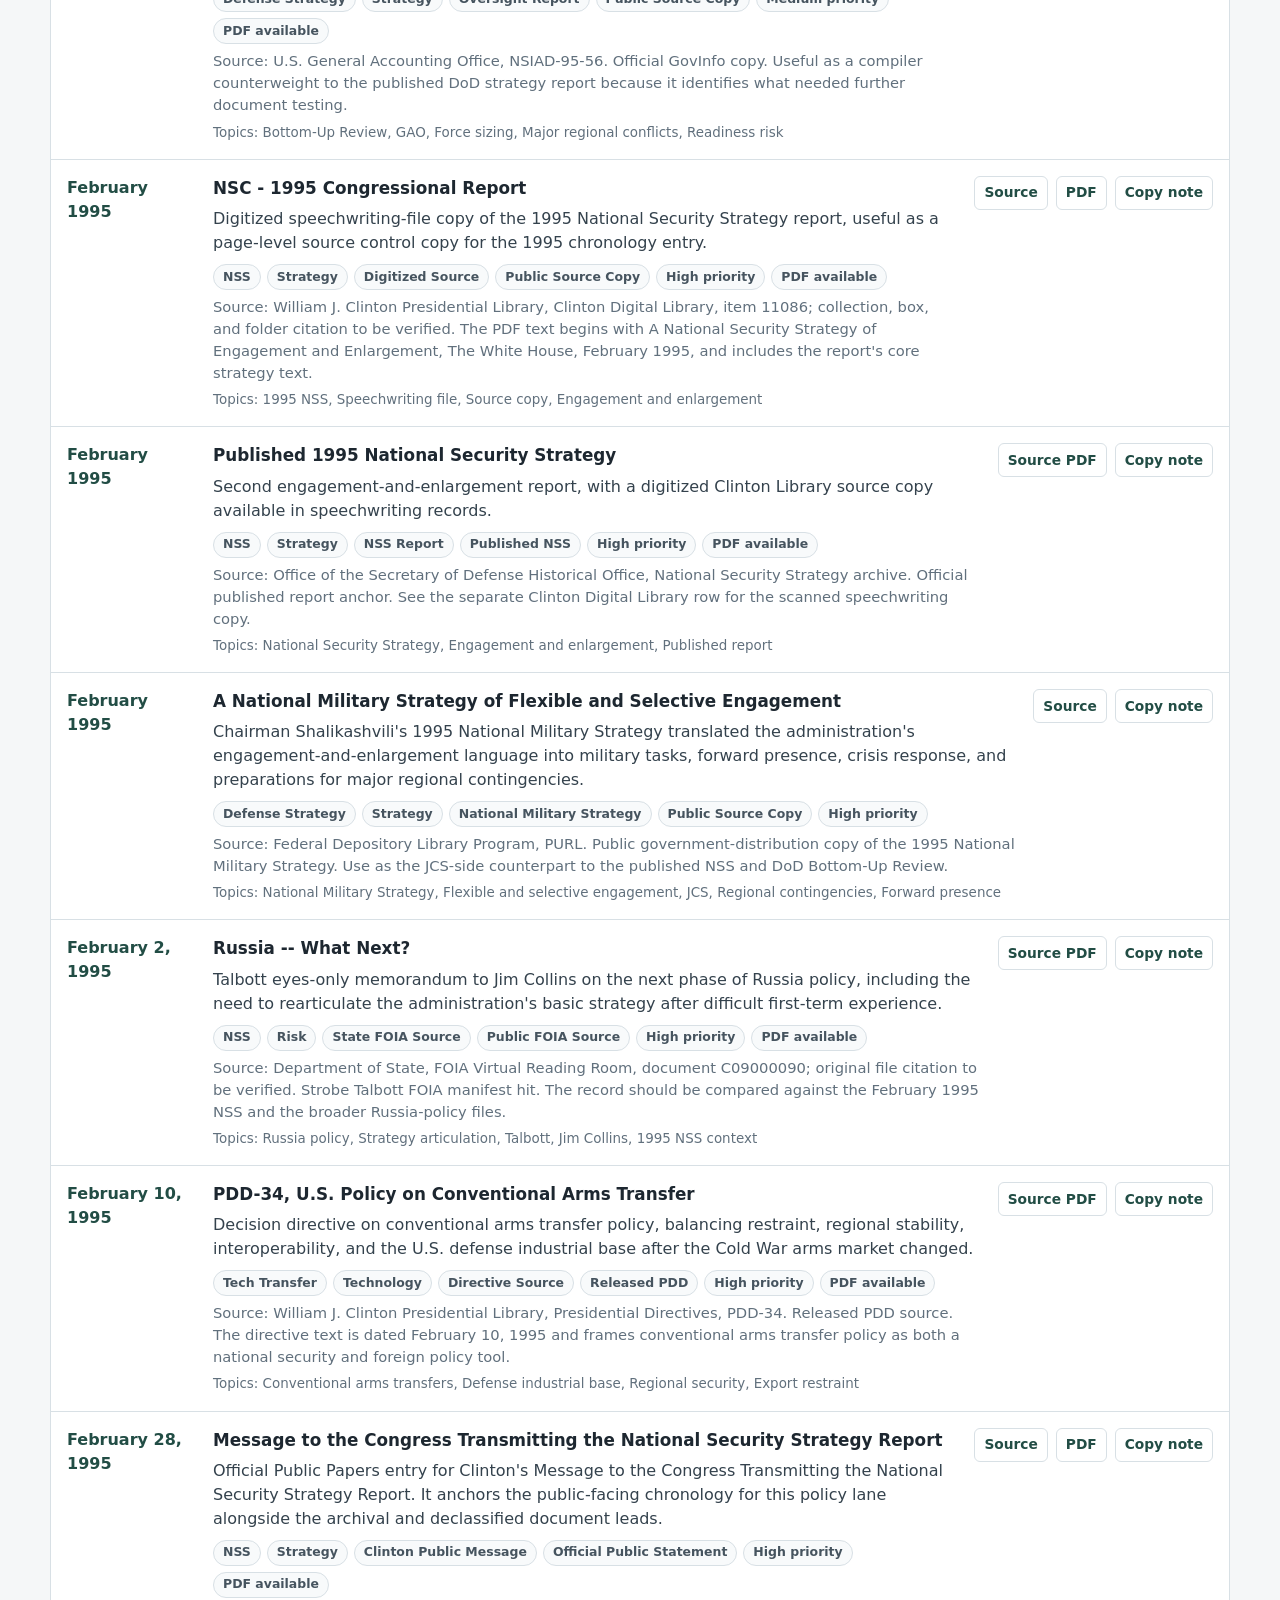
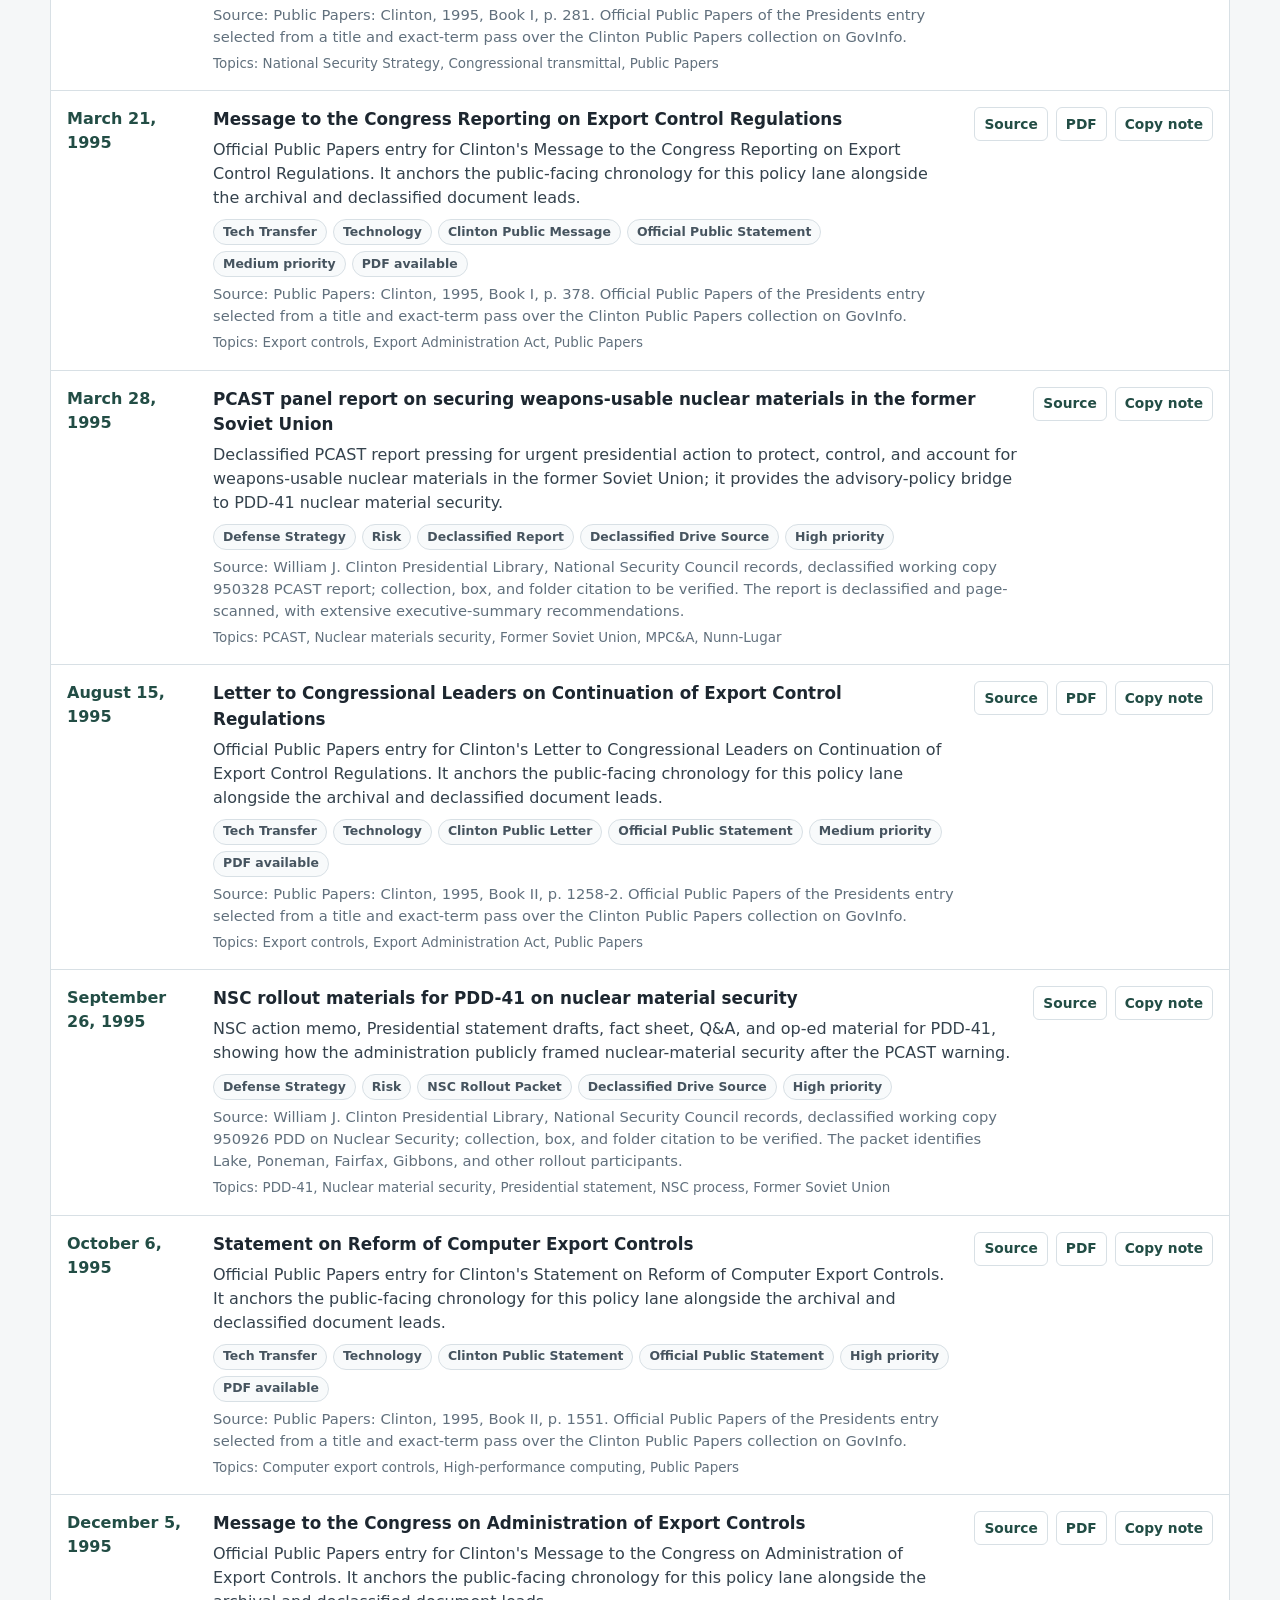
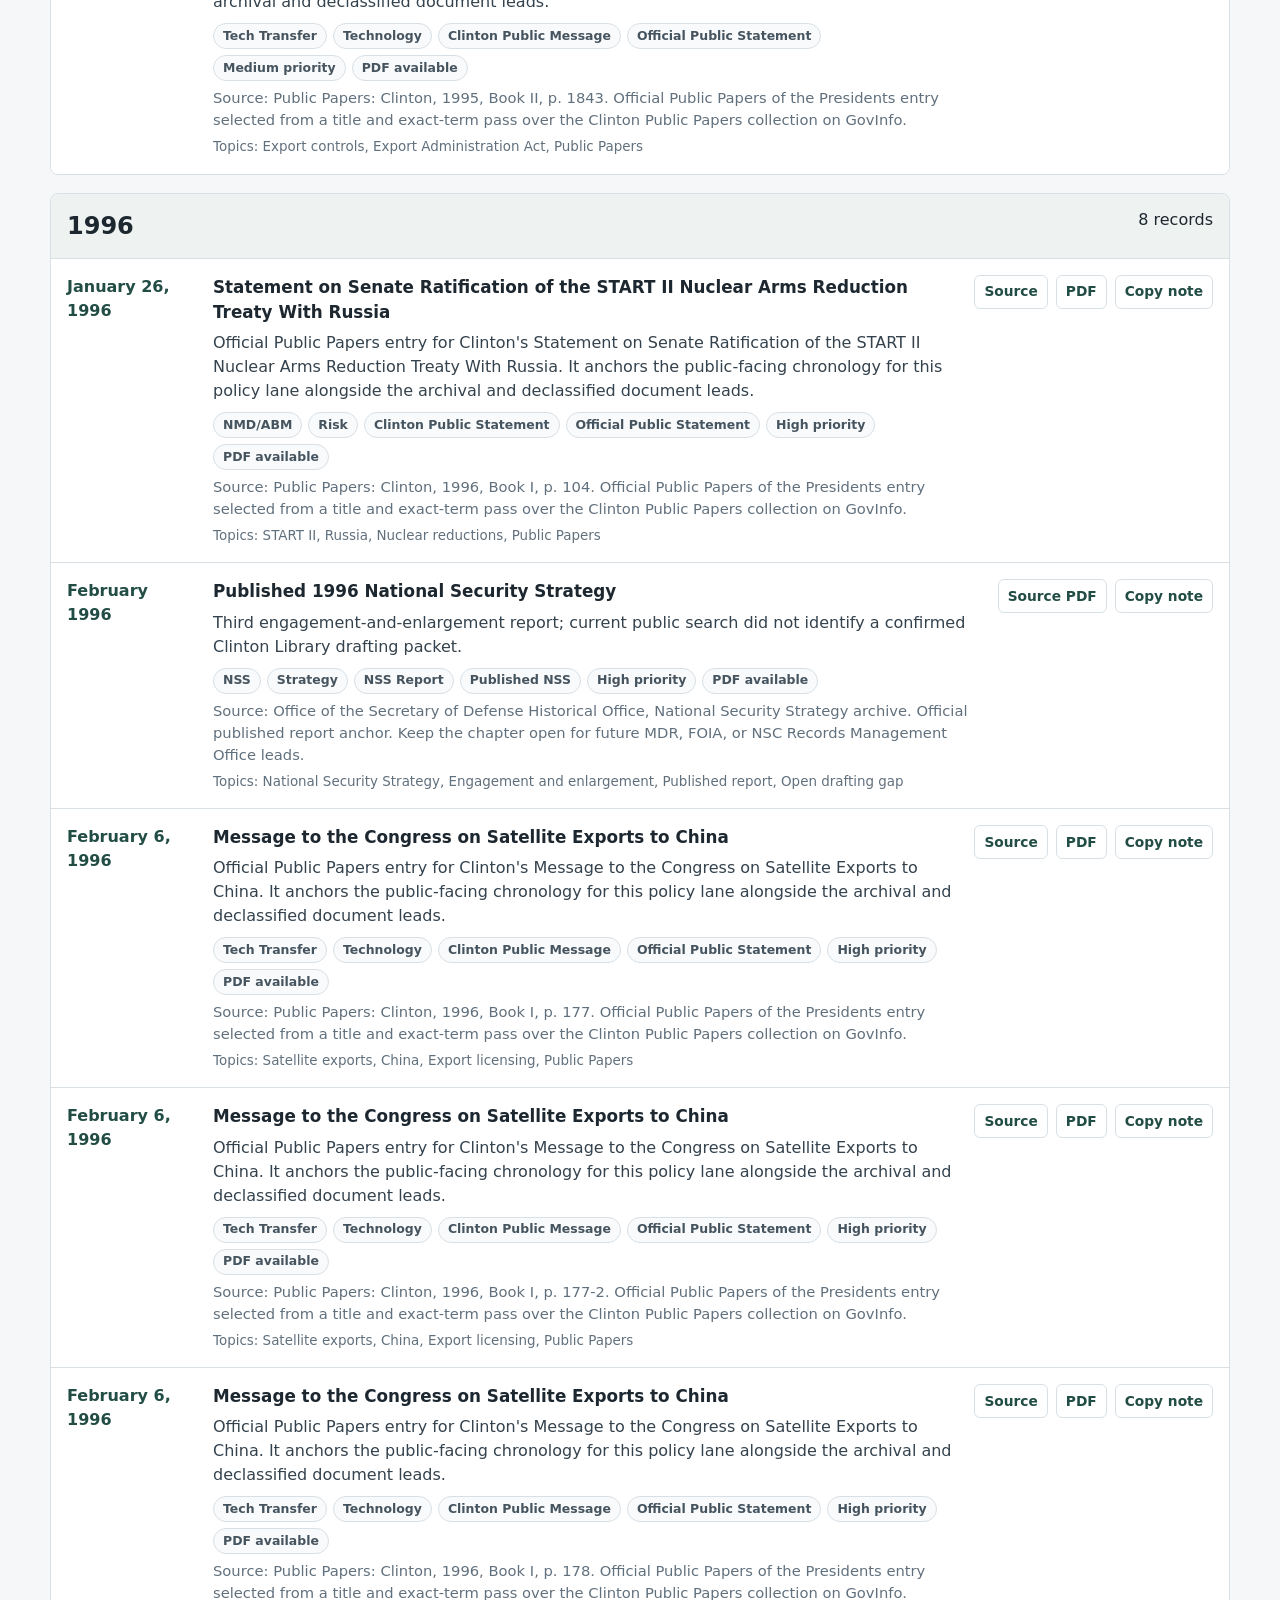
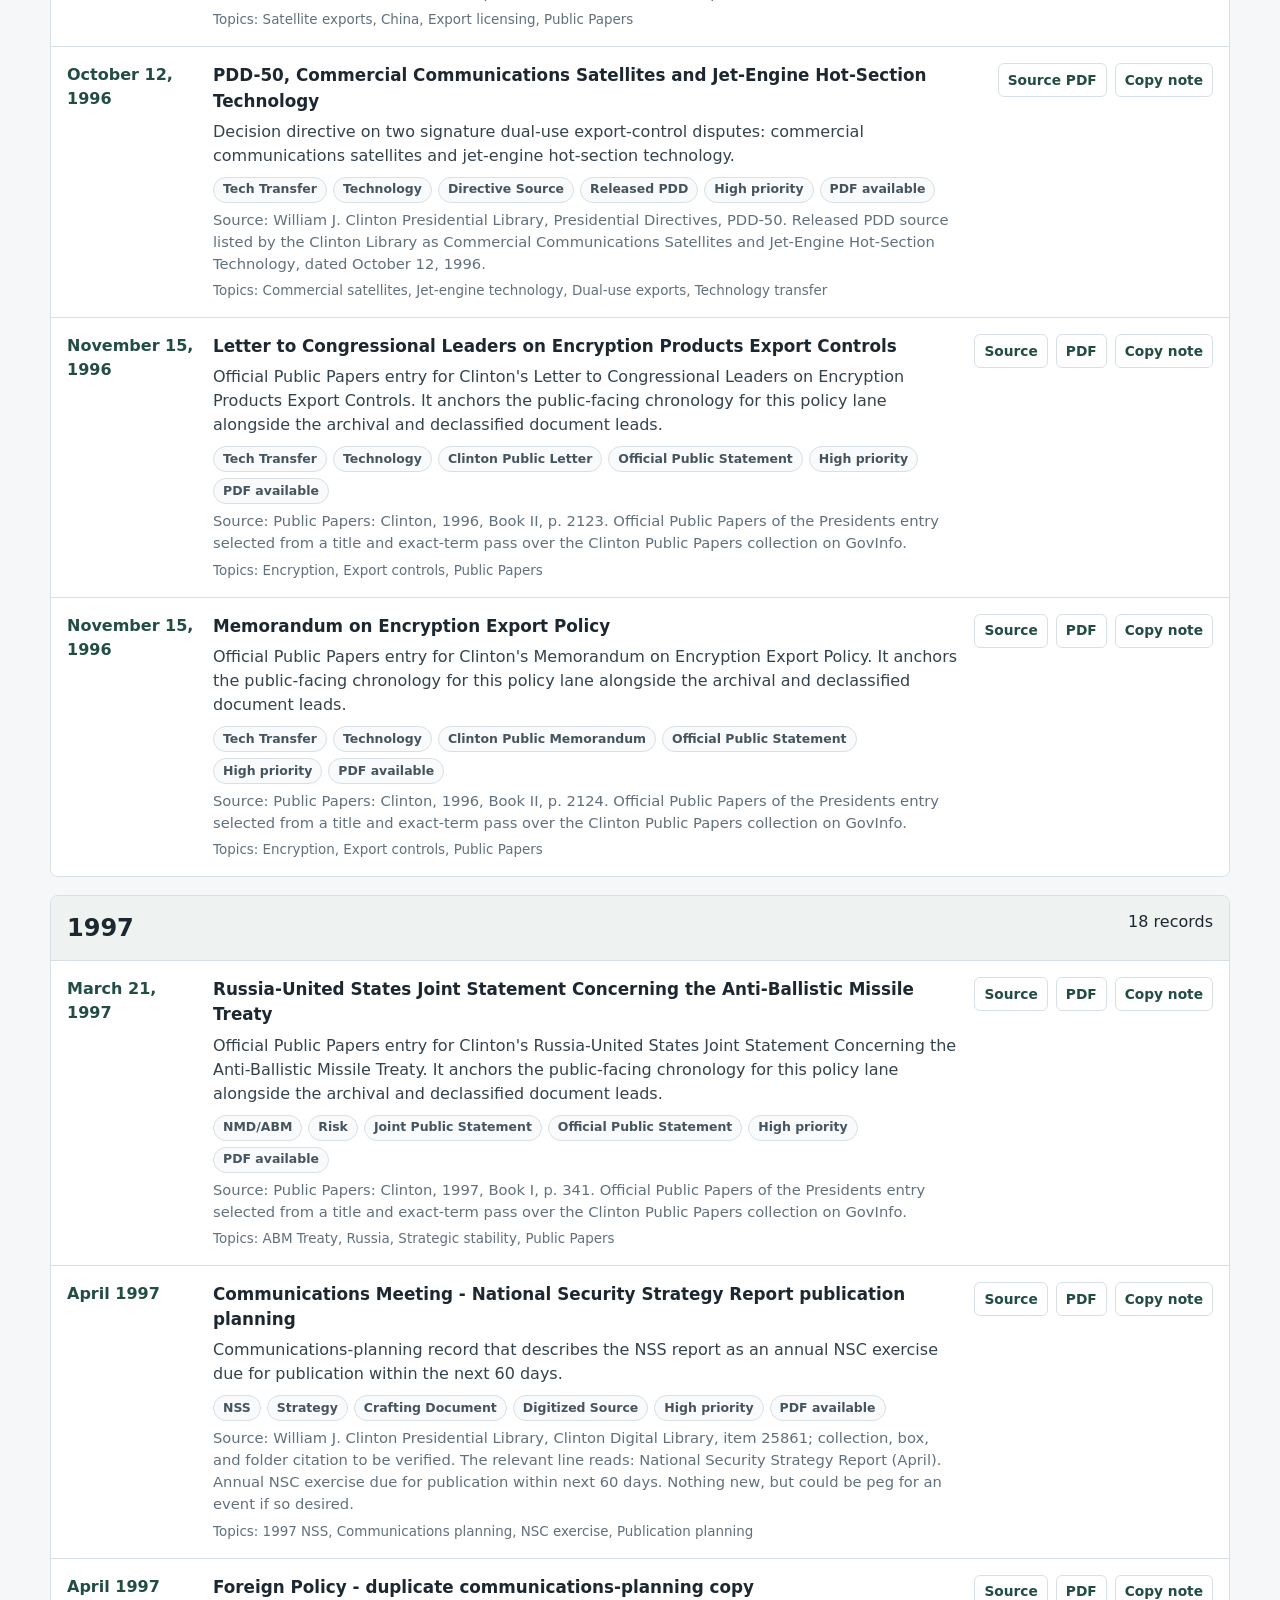
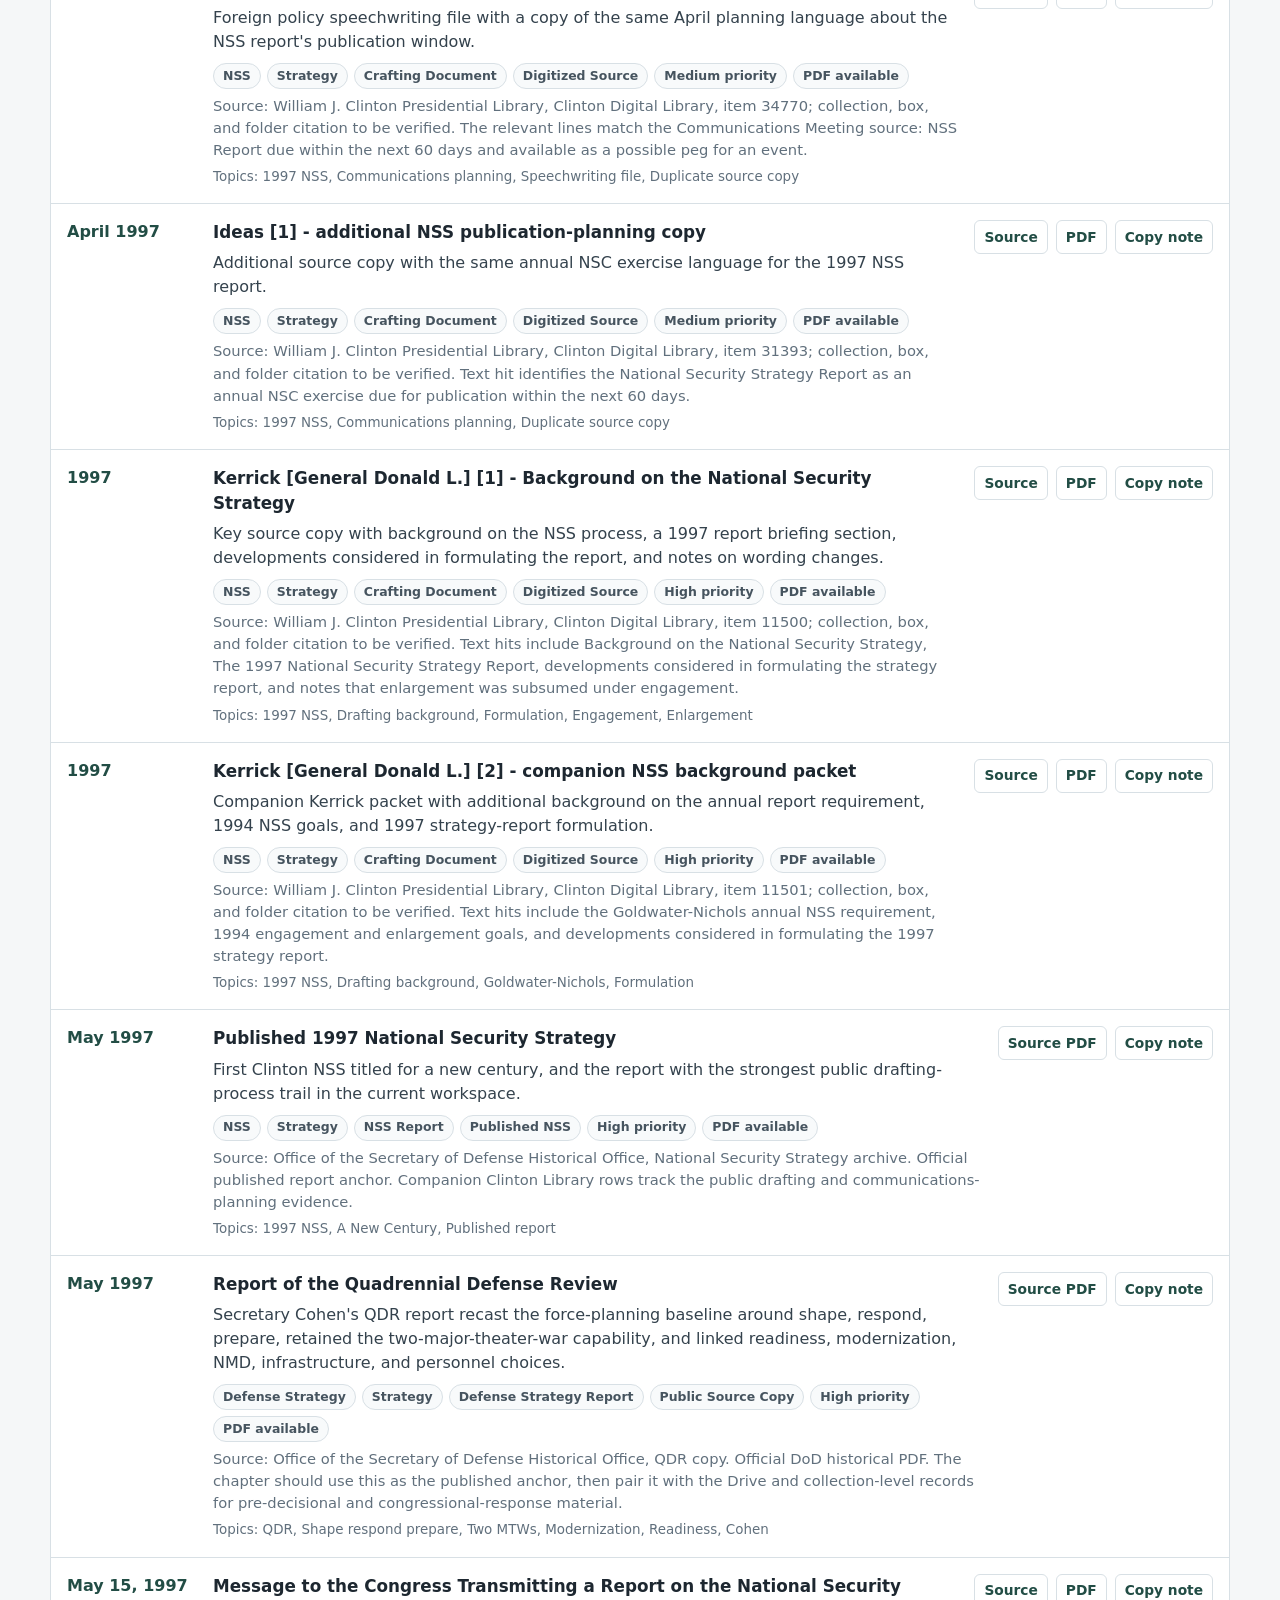
<file: compiler-packet.html>
<!DOCTYPE html>
<html lang="en">
  <head>
    <meta charset="UTF-8" />
    <meta name="viewport" content="width=device-width, initial-scale=1.0" />
    <title>FRUS Compiler Packet - Clinton NSP</title>
    <meta
      name="description"
      content="Chronological FRUS compiler packet for public and declassified Clinton national security policy records."
    />
    <style>
      :root {
        color-scheme: light;
        --ink: #1d2730;
        --muted: #61707d;
        --line: #d8e0e5;
        --wash: #f5f7f8;
        --accent: #2f6f63;
        --accent-dark: #224d45;
        --paper: #ffffff;
        font-family: Inter, ui-sans-serif, system-ui, -apple-system, BlinkMacSystemFont, "Segoe UI", sans-serif;
      }

      * {
        box-sizing: border-box;
      }

      body {
        margin: 0;
        color: var(--ink);
        background: var(--wash);
        line-height: 1.5;
      }

      header,
      main {
        width: min(1180px, calc(100% - 32px));
        margin: 0 auto;
      }

      header {
        padding: 28px 0 18px;
      }

      .crumb {
        display: inline-flex;
        margin-right: 12px;
        color: var(--accent-dark);
        font-size: 0.82rem;
        font-weight: 700;
        text-transform: uppercase;
        letter-spacing: 0.08em;
        text-decoration: none;
      }

      h1 {
        margin: 10px 0 8px;
        max-width: 820px;
        font-size: clamp(2rem, 6vw, 4.5rem);
        line-height: 0.96;
      }

      .lede {
        max-width: 820px;
        margin: 0;
        color: var(--muted);
        font-size: 1.05rem;
      }

      .trust-note {
        max-width: 820px;
        margin: 14px 0 0;
        padding: 12px 14px;
        color: #34424d;
        font-size: 0.94rem;
        font-weight: 700;
        line-height: 1.52;
        background: rgba(255, 255, 255, 0.78);
        border: 1px solid rgba(47, 111, 99, 0.18);
        border-left: 4px solid var(--accent);
        border-radius: 8px;
      }

      .summary-grid {
        display: grid;
        grid-template-columns: repeat(auto-fit, minmax(150px, 1fr));
        gap: 10px;
        margin: 22px 0;
      }

      .summary-card,
      .toolbar,
      .year-block,
      .record-card {
        border: 1px solid var(--line);
        background: var(--paper);
        border-radius: 8px;
      }

      .summary-card {
        padding: 14px;
      }

      .summary-card strong {
        display: block;
        font-size: 1.65rem;
        line-height: 1;
      }

      .summary-card span {
        color: var(--muted);
        font-size: 0.88rem;
      }

      .toolbar {
        display: grid;
        grid-template-columns: minmax(220px, 2fr) repeat(2, minmax(160px, 1fr)) repeat(5, auto);
        gap: 10px;
        align-items: end;
        padding: 14px;
        position: sticky;
        top: 0;
        z-index: 2;
        box-shadow: 0 10px 30px rgba(29, 39, 48, 0.08);
      }

      label {
        display: grid;
        gap: 5px;
        color: var(--muted);
        font-size: 0.78rem;
        font-weight: 700;
        text-transform: uppercase;
        letter-spacing: 0.05em;
      }

      input,
      select,
      button {
        min-height: 42px;
        border: 1px solid var(--line);
        border-radius: 6px;
        background: #fff;
        color: var(--ink);
        font: inherit;
      }

      input,
      select {
        width: 100%;
        padding: 0 10px;
      }

      button {
        padding: 0 12px;
        cursor: pointer;
        font-weight: 700;
      }

      .primary-action {
        border-color: var(--accent);
        background: var(--accent);
        color: #fff;
      }

      .meta-line {
        margin: 16px 0;
        color: var(--muted);
        font-weight: 700;
      }

      .year-block {
        margin: 18px 0;
        overflow: hidden;
      }

      .year-heading {
        display: flex;
        justify-content: space-between;
        gap: 16px;
        padding: 14px 16px;
        border-bottom: 1px solid var(--line);
        background: #eef3f1;
      }

      .year-heading h2,
      .year-heading p {
        margin: 0;
      }

      .record-list {
        display: grid;
        gap: 0;
      }

      .record-card {
        display: grid;
        grid-template-columns: 130px minmax(0, 1fr) auto;
        gap: 16px;
        border-width: 0 0 1px;
        border-radius: 0;
        padding: 16px;
      }

      .record-card:last-child {
        border-bottom: 0;
      }

      time {
        color: var(--accent-dark);
        font-weight: 800;
      }

      .record-title {
        color: var(--ink);
        font-size: 1.05rem;
        font-weight: 800;
        text-decoration: none;
      }

      .record-title:hover {
        text-decoration: underline;
      }

      .record-summary,
      .record-source,
      .record-topics {
        margin: 6px 0 0;
      }

      .record-summary {
        color: #34424d;
      }

      .record-source {
        color: var(--muted);
        font-size: 0.92rem;
      }

      .record-topics {
        color: var(--muted);
        font-size: 0.84rem;
      }

      .badges {
        display: flex;
        flex-wrap: wrap;
        gap: 6px;
        margin-top: 9px;
      }

      .badge {
        display: inline-flex;
        align-items: center;
        min-height: 26px;
        border: 1px solid var(--line);
        border-radius: 999px;
        padding: 0 9px;
        background: #f8fafb;
        color: #46545f;
        font-size: 0.78rem;
        font-weight: 700;
      }

      .links {
        display: flex;
        flex-wrap: wrap;
        gap: 8px;
        align-content: start;
        justify-content: flex-end;
      }

      .links a,
      .links button {
        display: inline-flex;
        align-items: center;
        min-height: 34px;
        border: 1px solid var(--line);
        border-radius: 6px;
        padding: 0 9px;
        background: #fff;
        color: var(--accent-dark);
        text-decoration: none;
        font-size: 0.86rem;
        font-weight: 800;
      }

      .empty {
        margin: 24px 0;
        color: var(--muted);
      }

      @media (max-width: 860px) {
        .toolbar,
        .record-card {
          grid-template-columns: 1fr;
        }

        .links {
          justify-content: flex-start;
        }
      }
    </style>
  </head>
  <body>
    <header>
      <a class="crumb" href="index.html#records">Back to Clinton NSP workspace</a>
      <a class="crumb" href="compiler-handoff.html">Compiler Handoff</a>
      <h1>Declassified Document Chronology</h1>
      <p class="lede">
        A stripped-down FRUS compiler packet for dated public and declassified records in
        the Clinton National Security Policy workspace. It is designed for source-note
        copying, CSV export, and quick chapter-level triage.
      </p>
      <p class="trust-note">
        Skeptical-reader rule: summaries are finding aids. The date, source note,
        status label, source URL, and PDF link are kept beside each record so the
        documents, not the interface, carry the evidentiary weight.
      </p>
      <div class="summary-grid" id="summary-grid" aria-live="polite"></div>
    </header>

    <main>
      <section class="toolbar" aria-label="Compiler packet controls">
        <label>
          Search
          <input id="search" type="search" placeholder="NMD, CTBT, China, PDD-63, Y2K" />
        </label>
        <label>
          Chapter
          <select id="chapter">
            <option value="all">All chapters</option>
          </select>
        </label>
        <label>
          Status
          <select id="status">
            <option value="declassified">Declassified/Public</option>
            <option value="all">All records</option>
          </select>
        </label>
        <button id="high" type="button">High Priority</button>
        <button id="standalone" type="button">Standalone Docs</button>
        <button id="export-csv" class="primary-action" type="button">Export CSV</button>
        <button id="export-notes" class="primary-action" type="button">Export Notes</button>
        <button id="copy-notes" class="primary-action" type="button">Copy Notes</button>
      </section>
      <p class="meta-line" id="result-summary" aria-live="polite"></p>
      <section id="chronology" aria-live="polite"></section>
    </main>

    <script src="data/records.js?v=20260602-print-queue"></script>
    <script src="data/print-queue-overrides.js?v=20260602-print-queue"></script>
    <script>
      const chapters = window.NSP_CHAPTERS || [];
      const themes = window.NSP_THEMES || [];
      const records = window.NSP_RECORDS || [];
      const chapterMap = new Map(chapters.map((chapter) => [chapter.id, chapter]));
      const themeMap = new Map(themes.map((theme) => [theme.id, theme]));
      const declassifiedStatuses = new Set([
        "Declassified Drive Source",
        "Digitized Source",
        "Official Public Statement",
        "Public FOIA Source",
        "Public Source Copy",
        "Published NSS",
        "Released PDD",
        "Released PRD"
      ]);
      const formatter = new Intl.NumberFormat("en-US");
      const byId = (id) => document.getElementById(id);

      let highOnly = false;
      let standaloneOnly = false;

      function chapterLabel(id) {
        return chapterMap.get(id)?.title || "Unmapped chapter";
      }

      function themeLabel(id) {
        return themeMap.get(id)?.title || "Unmapped theme";
      }

      function sourceBookLabel(value) {
        return { 1: "I", 2: "II", 3: "III" }[value] || value;
      }

      function workingCopyIdentifier(sourceName) {
        return sourceName
          .replace(/^Google Drive PDF /, "")
          .replace(/^Google Drive /, "")
          .trim();
      }

      function declassifiedWorkingCopyCitation(record, sourceName) {
        const identifier = workingCopyIdentifier(sourceName);
        const handle = identifier ? `, declassified working copy ${identifier}` : ", declassified working copy";
        const text = `${record.title || ""} ${record.type || ""} ${record.sourceNote || ""}`.toLowerCase();

        if (/cable|moscow \d+/.test(text)) {
          return `Department of State, electronic telegram${identifier ? ` ${identifier}` : ""}; central file citation to be verified`;
        }
        if (/cohen|secdef|secretary of defense|bmdo/.test(text)) {
          return `Office of the Secretary of Defense, Secretary of Defense William S. Cohen files${handle}; box and folder citation to be verified`;
        }
        if (/white house|national security council|nsc|lake|berger|gore|chernomyrdin|pdd|prd|jdec|start|abm|nmd|strategic stability/.test(text)) {
          return `William J. Clinton Presidential Library, National Security Council records${handle}; collection, box, and folder citation to be verified`;
        }
        if (/dod|defense|qdr|military|nuclear|tricare|c3isr|homeland|year 2000|y2k/.test(text)) {
          return `Department of Defense records${handle}; repository, box, and folder citation to be verified`;
        }
        return `Declassified working copy${identifier ? ` ${identifier}` : ""}; original repository, box, and folder citation to be verified`;
      }

      function sourceCitation(record) {
        const sourceName = String(record.sourceName || "Source unidentified").trim().replace(/\.$/, "");
        const clintonDirective = sourceName.match(/^Clinton Library ((?:PDD|PRD)-\d+)$/);
        const clintonFindingAid = sourceName.match(/^Clinton Library (.+) finding aid$/);
        const clintonDigitalItem = sourceName.match(/^Clinton Digital Library item ([\w-]+)$/);
        const stateFoia = sourceName.match(/^State FOIA (.+)$/);
        const publicPapers = sourceName.match(/^GovInfo PPP-(\d{4})-book(\d), pg (.+)$/);
        const gaoReport = sourceName.match(/^GovInfo GAO\/(.+)$/);
        const federalRegister = sourceName.match(/^GovInfo Federal Register (.+)$/);
        const federalRegisterPdf = sourceName.match(/^GovInfo Federal Register PDF (.+)$/);
        const executiveOrder = sourceName.match(/^GovInfo EO (.+)$/);
        const dtic = sourceName.match(/^DTIC public technical report (.+)$/);
        const congress = sourceName.match(/^Congress\.gov Senate event (.+)$/);
        const omb = sourceName.match(/^Archived OMB Memorandum (.+)$/);
        const archivedWhiteHouse = sourceName.match(/^Archived Clinton White House (.+)$/);

        if (sourceName.startsWith("Google Drive")) return declassifiedWorkingCopyCitation(record, sourceName);
        if (sourceName.startsWith("Clinton Presidential Library, ")) {
          return sourceName.replace(/^Clinton Presidential Library, /, "William J. Clinton Presidential Library, ");
        }
        if (sourceName === "Clinton Library Presidential Directives") {
          return "William J. Clinton Presidential Library, Presidential Directives";
        }
        if (clintonDirective) return `William J. Clinton Presidential Library, Presidential Directives, ${clintonDirective[1]}`;
        if (clintonFindingAid) {
          return `William J. Clinton Presidential Library, ${clintonFindingAid[1]} finding aid; underlying folder or document citation to be verified`;
        }
        if (clintonDigitalItem) {
          return `William J. Clinton Presidential Library, Clinton Digital Library, item ${clintonDigitalItem[1]}; collection, box, and folder citation to be verified`;
        }
        if (sourceName === "2013-0185-M NSC folder-title list") {
          return "William J. Clinton Presidential Library, National Security Council Records, 2013-0185-M folder-title list";
        }
        if (sourceName === "Defense Historical Office NSS index") {
          return "Office of the Secretary of Defense Historical Office, National Security Strategy archive";
        }
        if (/^(?:Defense|DoD) Historical Office /.test(sourceName)) {
          return sourceName.replace(/^(?:Defense|DoD) Historical Office /, "Office of the Secretary of Defense Historical Office, ");
        }
        if (stateFoia) return `Department of State, FOIA Virtual Reading Room, document ${stateFoia[1]}; original file citation to be verified`;
        if (publicPapers) return `Public Papers: Clinton, ${publicPapers[1]}, Book ${sourceBookLabel(publicPapers[2])}, p. ${publicPapers[3]}`;
        if (gaoReport) return `U.S. General Accounting Office, ${gaoReport[1]}`;
        if (federalRegisterPdf) return `Federal Register, ${federalRegisterPdf[1]}`;
        if (federalRegister) return `Federal Register, ${federalRegister[1]}`;
        if (executiveOrder) return `Federal Register, Executive Order ${executiveOrder[1]}`;
        if (sourceName === "Federal Depository Library Program PURL") return "Federal Depository Library Program, PURL";
        if (dtic) return `Defense Technical Information Center, ${dtic[1]}`;
        if (congress) return `Congress.gov, Senate event ${congress[1]}`;
        if (omb) return `Office of Management and Budget, Memorandum ${omb[1]} (archived copy)`;
        if (archivedWhiteHouse) return `White House, ${archivedWhiteHouse[1]} (archived copy)`;
        return sourceName.replace(/^GovInfo (.+)$/, "GovInfo, $1");
      }

      function sourceDetail(record) {
        return String(record.sourceNote || "")
          .trim()
          .replace(/^Drive search (?:hit|result)(?: from [^.]+)? for [^.]+\. ?/, "")
          .replace(/^Drive search (?:hit|result)(?: from [^.]+)?\. ?/, "");
      }

      function sourceNote(record) {
        const note = sourceDetail(record);
        if (/^Source:/.test(note)) return note;
        const citation = sourceCitation(record);
        return note ? `Source: ${citation}. ${note}` : `Source: ${citation}.`;
      }

      function isDeclassified(record) {
        return declassifiedStatuses.has(record.status);
      }

      function sortChronologically(a, b) {
        const chapterA = chapterMap.get(a.chapterId)?.number || 99;
        const chapterB = chapterMap.get(b.chapterId)?.number || 99;
        return a.date.localeCompare(b.date) || chapterA - chapterB || a.title.localeCompare(b.title);
      }

      function compilerNote(record) {
        return [
          `${record.dateLabel || record.date} - ${record.title}`,
          sourceNote(record),
          `Source URL: ${record.sourceUrl}`,
          record.pdfUrl ? `PDF URL: ${record.pdfUrl}` : "",
          `Chapter: ${chapterLabel(record.chapterId)}`,
          `Topics: ${(record.topics || []).join(", ")}`
        ]
          .filter(Boolean)
          .join("\n");
      }

      function csvCell(value) {
        return `"${String(value ?? "").replace(/"/g, '""')}"`;
      }

      function downloadCsv(filename, header, rows) {
        const csv = [header, ...rows].map((row) => row.map(csvCell).join(",")).join("\n");
        const blob = new Blob([csv], { type: "text/csv;charset=utf-8" });
        const url = URL.createObjectURL(blob);
        const anchor = document.createElement("a");
        anchor.href = url;
        anchor.download = filename;
        document.body.append(anchor);
        anchor.click();
        anchor.remove();
        URL.revokeObjectURL(url);
      }

      function currentRecords() {
        const query = byId("search").value.trim().toLowerCase();
        const chapter = byId("chapter").value;
        const status = byId("status").value;
        return records
          .filter((record) => {
            const haystack = JSON.stringify({
              ...record,
              chapter: chapterLabel(record.chapterId),
              theme: themeLabel(record.themeId)
            }).toLowerCase();
            return (
              (!query || haystack.includes(query)) &&
              (chapter === "all" || record.chapterId === chapter) &&
              (status === "all" || isDeclassified(record)) &&
              (!highOnly || record.priority === "High") &&
              (!standaloneOnly || record.standaloneDocument)
            );
          })
          .sort(sortChronologically);
      }

      function renderSummary() {
        const publicRecords = records.filter(isDeclassified);
        const directPdfs = publicRecords.filter((record) => record.pdfUrl);
        const highPriority = publicRecords.filter((record) => record.priority === "High");
        const standaloneDocs = records.filter((record) => record.standaloneDocument);
        const crafting = publicRecords.filter((record) => record.nssCrafting);
        const cards = [
          ["Public/declassified", publicRecords.length],
          ["High priority", highPriority.length],
          ["Direct PDF links", directPdfs.length],
          ["Standalone docs", standaloneDocs.length],
          ["NSS crafting leads", crafting.length]
        ];
        byId("summary-grid").replaceChildren(
          ...cards.map(([label, value]) => {
            const card = document.createElement("article");
            card.className = "summary-card";
            const stat = document.createElement("strong");
            stat.textContent = formatter.format(value);
            const text = document.createElement("span");
            text.textContent = label;
            card.append(stat, text);
            return card;
          })
        );
      }

      function renderFilters() {
        const chapterSelect = byId("chapter");
        for (const chapter of chapters) chapterSelect.append(new Option(chapter.title, chapter.id));
      }

      function badge(text) {
        const item = document.createElement("span");
        item.className = "badge";
        item.textContent = text;
        return item;
      }

      function recordCard(record) {
        const card = document.createElement("article");
        card.className = "record-card";

        const date = document.createElement("time");
        date.dateTime = record.date;
        date.textContent = record.dateLabel || record.date;

        const body = document.createElement("div");
        const title = document.createElement("a");
        title.className = "record-title";
        title.href = record.sourceUrl;
        title.rel = "noreferrer";
        title.textContent = record.title;
        const summary = document.createElement("p");
        summary.className = "record-summary";
        summary.textContent = record.summary || "";
        const note = document.createElement("p");
        note.className = "record-source";
        note.textContent = sourceNote(record);
        const badges = document.createElement("div");
        badges.className = "badges";
        badges.append(
          badge(chapterMap.get(record.chapterId)?.shortTitle || chapterLabel(record.chapterId)),
          badge(themeMap.get(record.themeId)?.shortTitle || themeLabel(record.themeId)),
          badge(record.type || "Record"),
          badge(record.status || "Status unknown"),
          badge(record.priority === "High" ? "High priority" : `${record.priority || "Unranked"} priority`)
        );
        if (record.pdfUrl) badges.append(badge("PDF available"));
        if (record.standaloneDocument) badges.append(badge("Standalone doc"));
        const topics = document.createElement("p");
        topics.className = "record-topics";
        topics.textContent = `Topics: ${(record.topics || []).join(", ")}`;
        body.append(title, summary, badges, note, topics);

        const links = document.createElement("div");
        links.className = "links";
        const source = document.createElement("a");
        source.href = record.sourceUrl;
        source.rel = "noreferrer";
        source.textContent = record.pdfUrl === record.sourceUrl ? "Source PDF" : "Source";
        links.append(source);
        if (record.pdfUrl && record.pdfUrl !== record.sourceUrl) {
          const pdf = document.createElement("a");
          pdf.href = record.pdfUrl;
          pdf.rel = "noreferrer";
          pdf.textContent = "PDF";
          links.append(pdf);
        }
        const copy = document.createElement("button");
        copy.type = "button";
        copy.textContent = "Copy note";
        copy.addEventListener("click", async () => {
          const original = copy.textContent;
          copy.textContent = "Copying";
          if (await copyText(compilerNote(record))) {
            copy.textContent = "Copied";
          } else {
            copy.textContent = "Copy failed";
          }
          window.setTimeout(() => {
            copy.textContent = original;
          }, 1400);
        });
        links.append(copy);

        card.append(date, body, links);
        return card;
      }

      function renderChronology() {
        const items = currentRecords();
        const activeFilters = [
          standaloneOnly ? "standalone print queue" : "",
          highOnly ? "high priority" : ""
        ].filter(Boolean);
        byId("result-summary").textContent = `Showing ${formatter.format(items.length)} of ${formatter.format(
          records.length
        )} records in chronological order${activeFilters.length ? ` (${activeFilters.join("; ")})` : ""}.`;
        const root = byId("chronology");
        if (!items.length) {
          const empty = document.createElement("p");
          empty.className = "empty";
          empty.textContent = "No records match this packet filter.";
          root.replaceChildren(empty);
          return;
        }

        const groups = new Map();
        for (const record of items) {
          const year = String(record.date || "Undated").slice(0, 4);
          if (!groups.has(year)) groups.set(year, []);
          groups.get(year).push(record);
        }

        root.replaceChildren(
          ...[...groups].map(([year, yearRecords]) => {
            const block = document.createElement("section");
            block.className = "year-block";
            const heading = document.createElement("div");
            heading.className = "year-heading";
            const title = document.createElement("h2");
            title.textContent = year;
            const count = document.createElement("p");
            count.textContent = `${formatter.format(yearRecords.length)} records`;
            heading.append(title, count);
            const list = document.createElement("div");
            list.className = "record-list";
            for (const record of yearRecords) list.append(recordCard(record));
            block.append(heading, list);
            return block;
          })
        );
      }

      function exportFullCsv() {
        const rows = currentRecords().map((record) => [
          record.id,
          chapterLabel(record.chapterId),
          themeLabel(record.themeId),
          record.dateLabel || record.date,
          record.type,
          record.status,
          record.priority,
          record.title,
          record.summary,
          (record.directives || []).join(" | "),
          record.sourceName,
          sourceNote(record),
          record.sourceUrl,
          record.pdfUrl || "",
          (record.topics || []).join(" | ")
        ]);
        downloadCsv(
          "clinton-nsp-compiler-chronology.csv",
          [
            "id",
            "chapter",
            "theme",
            "date",
            "type",
            "status",
            "priority",
            "title",
            "summary",
            "directives",
            "sourceName",
            "sourceNote",
            "sourceUrl",
            "pdfUrl",
            "topics"
          ],
          rows
        );
      }

      function exportNotesCsv() {
        const rows = currentRecords().map((record) => [
          record.dateLabel || record.date,
          chapterLabel(record.chapterId),
          record.title,
          record.type,
          record.status,
          record.priority,
          compilerNote(record),
          record.sourceUrl,
          record.pdfUrl || ""
        ]);
        downloadCsv(
          "clinton-nsp-frus-source-notes.csv",
          ["date", "chapter", "title", "type", "status", "priority", "compilerNote", "sourceUrl", "pdfUrl"],
          rows
        );
      }

      function updateShareableUrl() {
        const params = new URLSearchParams(window.location.search);
        const query = byId("search").value.trim();
        const chapter = byId("chapter").value;
        const status = byId("status").value;
        if (query) params.set("q", query);
        else params.delete("q");
        if (chapter !== "all") params.set("chapter", chapter);
        else params.delete("chapter");
        if (status !== "declassified") params.set("status", status);
        else params.delete("status");
        if (highOnly) params.set("high", "1");
        else params.delete("high");
        if (standaloneOnly) params.set("standalone", "1");
        else params.delete("standalone");
        const next = params.toString();
        window.history.replaceState(null, "", `${window.location.pathname}${next ? `?${next}` : ""}${window.location.hash}`);
      }

      function renderAndSyncUrl() {
        updateShareableUrl();
        renderChronology();
      }

      function applyInitialQuery() {
        const params = new URLSearchParams(window.location.search);
        const query = params.get("q") || params.get("search");
        const chapter = params.get("chapter");
        const status = params.get("status");
        highOnly = params.get("high") === "1";
        standaloneOnly = params.get("standalone") === "1" || params.get("print") === "standalone";
        if (query) byId("search").value = query;
        if (chapter && chapterMap.has(chapter)) byId("chapter").value = chapter;
        if (status && ["all", "declassified"].includes(status)) byId("status").value = status;
        byId("high").classList.toggle("primary-action", highOnly);
        byId("standalone").classList.toggle("primary-action", standaloneOnly);
      }

      async function copyText(text) {
        if (navigator.clipboard?.writeText) {
          try {
            await Promise.race([
              navigator.clipboard.writeText(text),
              new Promise((_, reject) => window.setTimeout(() => reject(new Error("Clipboard timeout")), 800))
            ]);
            return true;
          } catch {
            // Fall through to the textarea copy path.
          }
        }
        const area = document.createElement("textarea");
        area.value = text;
        area.setAttribute("readonly", "");
        area.style.position = "fixed";
        area.style.top = "-1000px";
        document.body.append(area);
        area.select();
        let copied = false;
        try {
          copied = document.execCommand("copy");
        } catch {
          copied = false;
        }
        area.remove();
        return copied;
      }

      async function copyNotes() {
        const button = byId("copy-notes");
        const original = button.textContent;
        const text = currentRecords().map(compilerNote).join("\n\n");
        button.textContent = "Copying";
        if (await copyText(text)) {
          button.textContent = "Copied Notes";
        } else {
          button.textContent = "Copy Failed";
        }
        window.setTimeout(() => {
          button.textContent = original;
        }, 1400);
      }

      function bindEvents() {
        for (const id of ["search", "chapter", "status"]) byId(id).addEventListener("input", renderAndSyncUrl);
        byId("high").addEventListener("click", () => {
          highOnly = !highOnly;
          byId("high").classList.toggle("primary-action", highOnly);
          renderAndSyncUrl();
        });
        byId("standalone").addEventListener("click", () => {
          standaloneOnly = !standaloneOnly;
          byId("standalone").classList.toggle("primary-action", standaloneOnly);
          renderAndSyncUrl();
        });
        byId("export-csv").addEventListener("click", exportFullCsv);
        byId("export-notes").addEventListener("click", exportNotesCsv);
        byId("copy-notes").addEventListener("click", copyNotes);
      }

      renderSummary();
      renderFilters();
      applyInitialQuery();
      bindEvents();
      renderChronology();
    </script>
  </body>
</html>
</file>
